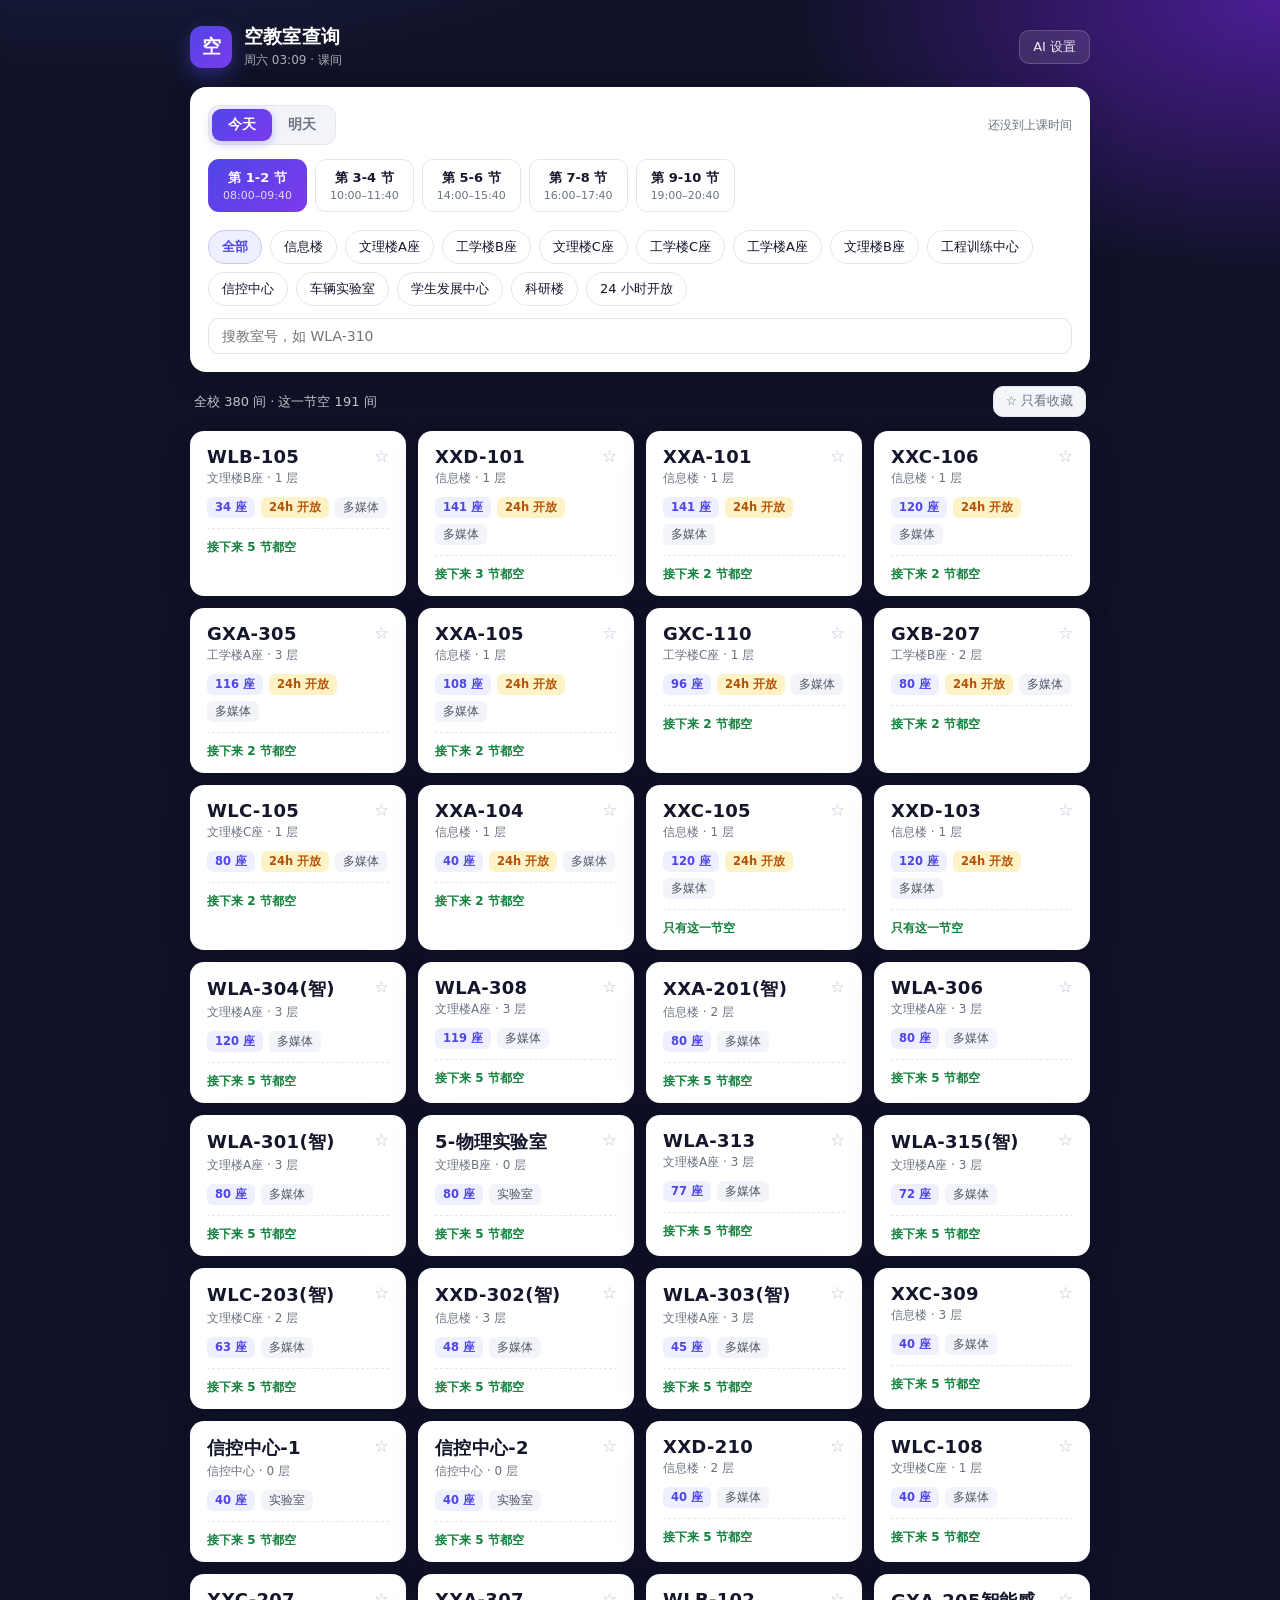
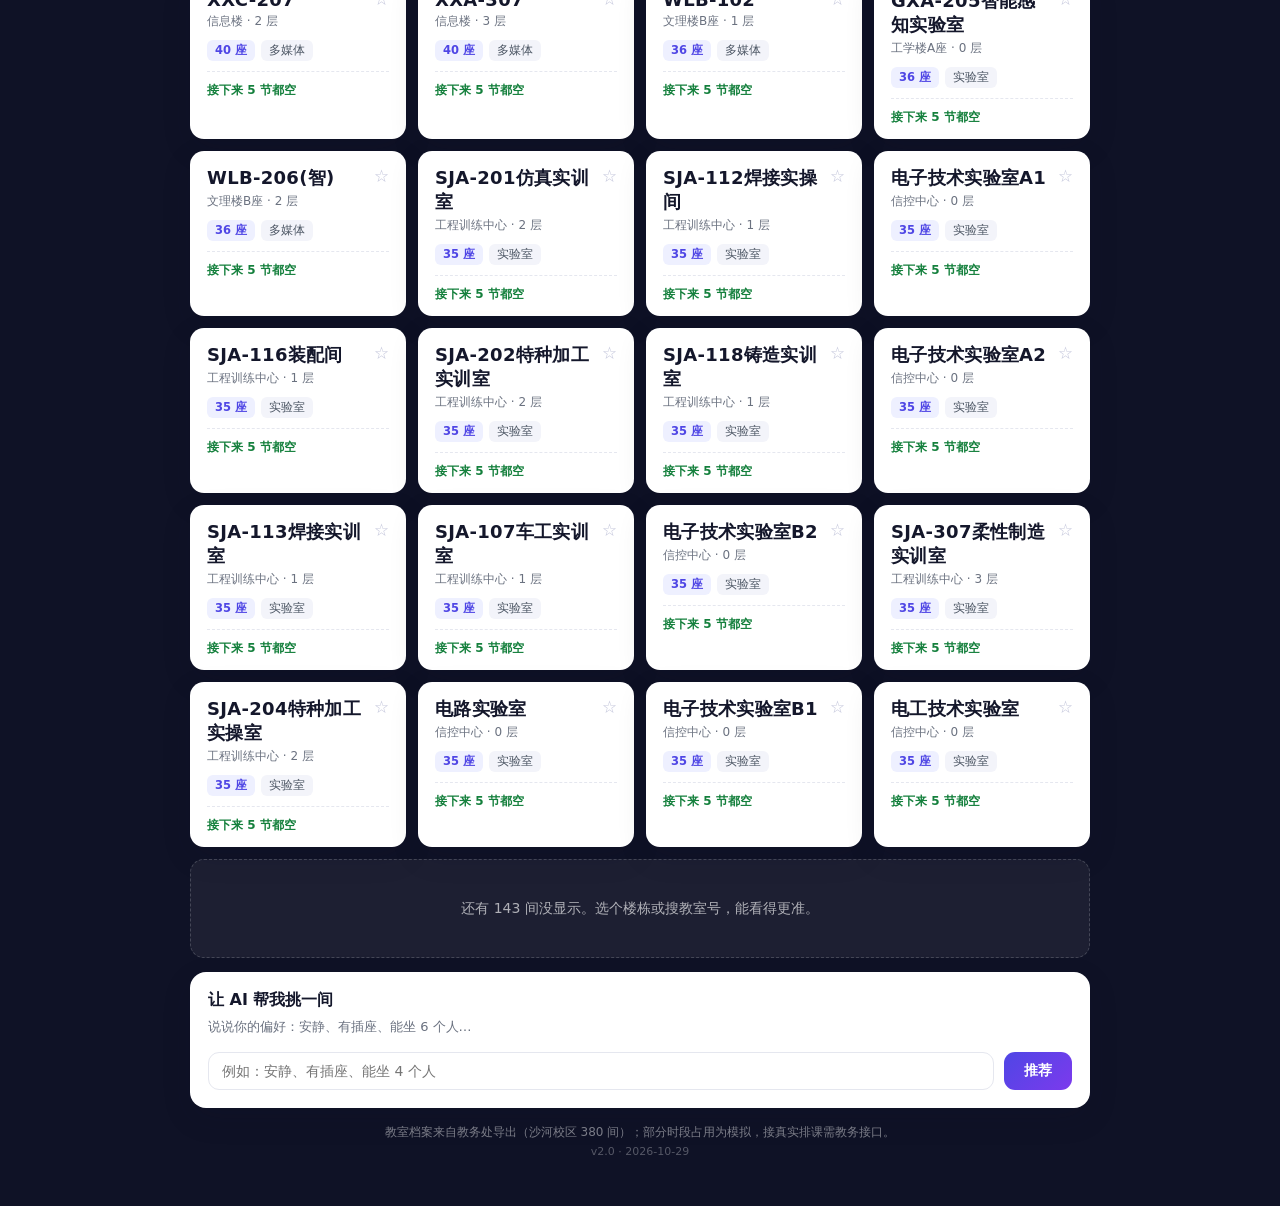
<file: index.html>
<!DOCTYPE html>
<html lang="zh-CN">
<head>
  <meta charset="UTF-8" />
  <meta name="viewport" content="width=device-width, initial-scale=1" />
  <title>空教室查询 · Axiom 黑客松 2026</title>
  <meta name="description" content="选时间和楼栋，看哪间教室现在空着、能连空几节。" />
  <link rel="icon" href="data:image/svg+xml,%3Csvg xmlns='http://www.w3.org/2000/svg' viewBox='0 0 64 64'%3E%3Crect width='64' height='64' rx='14' fill='%234f46e5'/%3E%3Ccircle cx='32' cy='24' r='6' fill='white'/%3E%3Cpath d='M18 44h28' stroke='white' stroke-width='6' stroke-linecap='round'/%3E%3C/svg%3E" />
  <link rel="stylesheet" href="assets/style.css" />
</head>
<body>
  <header class="topbar">
    <div class="brand">
      <span class="logo">空</span>
      <div>
        <h1>空教室查询</h1>
        <p class="sub" id="clockText">正在读取时间…</p>
      </div>
    </div>
    <button id="settingsBtn" class="ghost" type="button">AI 设置</button>
  </header>

  <main>
    <!-- 控制区：哪天、哪一节、哪栋楼 -->
    <section class="panel">
      <div class="panel-row">
        <div class="seg" id="daySeg">
          <button class="seg-btn is-on" data-day="0" type="button">今天</button>
          <button class="seg-btn" data-day="1" type="button">明天</button>
        </div>
        <span class="tip" id="autoTip"></span>
      </div>

      <div class="periods" id="periodRow"></div>

      <div class="panel-row wrap">
        <div class="chips" id="buildingRow"></div>
        <input
          id="search"
          class="search"
          type="search"
          placeholder="搜教室号，如 WLA-310"
          autocomplete="off"
        />
      </div>
    </section>

    <div class="summary">
      <span id="summaryText">—</span>
      <button id="favToggle" class="ghost small" type="button">☆ 只看收藏</button>
    </div>

    <section id="roomGrid" class="grid" aria-live="polite"></section>

    <!-- AI 推荐 -->
    <section class="panel">
      <h2>让 AI 帮我挑一间</h2>
      <p class="hint">说说你的偏好：安静、有插座、能坐 6 个人…</p>
      <div class="ai-row">
        <input id="need" type="text" placeholder="例如：安静、有插座、能坐 4 个人" maxlength="60" autocomplete="off" />
        <button id="aiBtn" class="primary" type="button">推荐</button>
      </div>
      <div id="aiOut" class="ai-out" hidden></div>
    </section>
  </main>

  <footer class="foot">
    教室档案来自教务处导出（沙河校区 380 间）；部分时段占用为模拟，接真实排课需教务接口。
    <span class="ver">v2.0 · 2026-10-29</span>
  </footer>

  <!-- 教室详情：点卡片打开，看这间今天全天什么时候空 -->
  <div id="detailModal" class="modal" hidden>
    <div class="modal-box detail-box" role="dialog" aria-modal="true" aria-labelledby="detailTitle">
      <div class="detail-head">
        <h3 id="detailTitle">教室</h3>
        <button id="detailClose" class="ghost small" type="button">关闭</button>
      </div>

      <div id="detailMeta" class="detail-meta"></div>
      <div id="detailTags" class="tags"></div>

      <h4 class="detail-sub">今天</h4>
      <div id="detailToday" class="timeline"></div>

      <h4 class="detail-sub">明天</h4>
      <div id="detailTomorrow" class="timeline"></div>

      <div class="detail-foot">
        <button id="detailFav" class="ghost" type="button">☆ 收藏</button>
        <span class="detail-hint">绿色=空着，灰色=有课</span>
      </div>
    </div>
  </div>

  <!-- AI 设置弹层 -->
  <div id="settingsModal" class="modal" hidden>
    <div class="modal-box" role="dialog" aria-modal="true" aria-labelledby="settingsTitle">
      <h3 id="settingsTitle">AI 设置（平时不用动）</h3>
      <p class="hint">
        站点已经接了<strong>服务端代理</strong>：Key 存在服务器上，浏览器里没有，评委打开就能用，不需要在这里填任何东西。
        下面这个输入框只给「本地调试、没有服务端」的情况用，填了也只存在你自己的浏览器里。
      </p>

      <label class="field">
        <span>接口地址</span>
        <input id="cfgEndpoint" type="text" placeholder="https://api.deepseek.com/chat/completions" />
      </label>

      <label class="field">
        <span>模型名</span>
        <input id="cfgModel" type="text" placeholder="deepseek-chat" />
      </label>

      <label class="field">
        <span>自己的 API Key（选填）</span>
        <input id="cfgKey" type="password" placeholder="sk-..." autocomplete="off" />
      </label>

      <div class="modal-actions">
        <button id="settingsCancel" class="ghost" type="button">取消</button>
        <button id="settingsSave" class="primary" type="button">保存</button>
      </div>
    </div>
  </div>

  <script src="assets/rooms-real.js"></script>
  <script src="assets/core.js"></script>
  <script src="assets/app.js"></script>
</body>
</html>
</file>
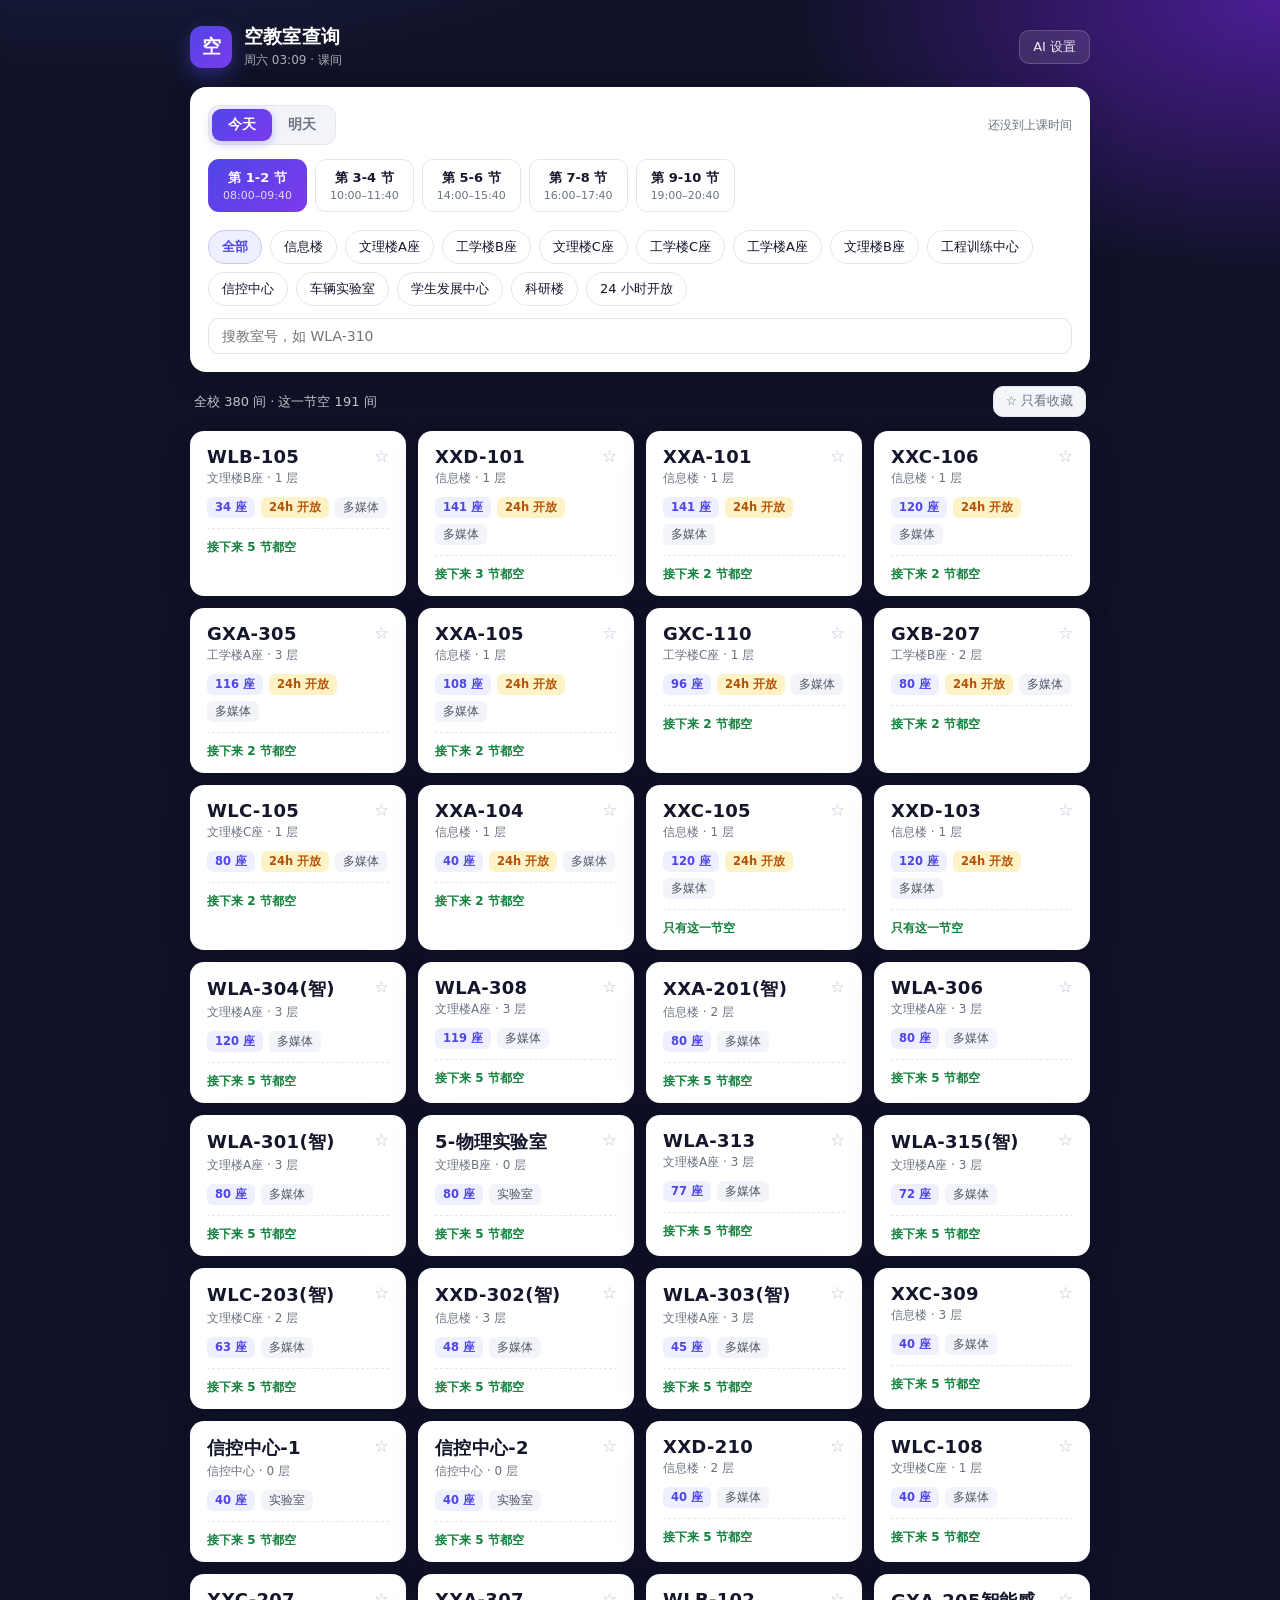
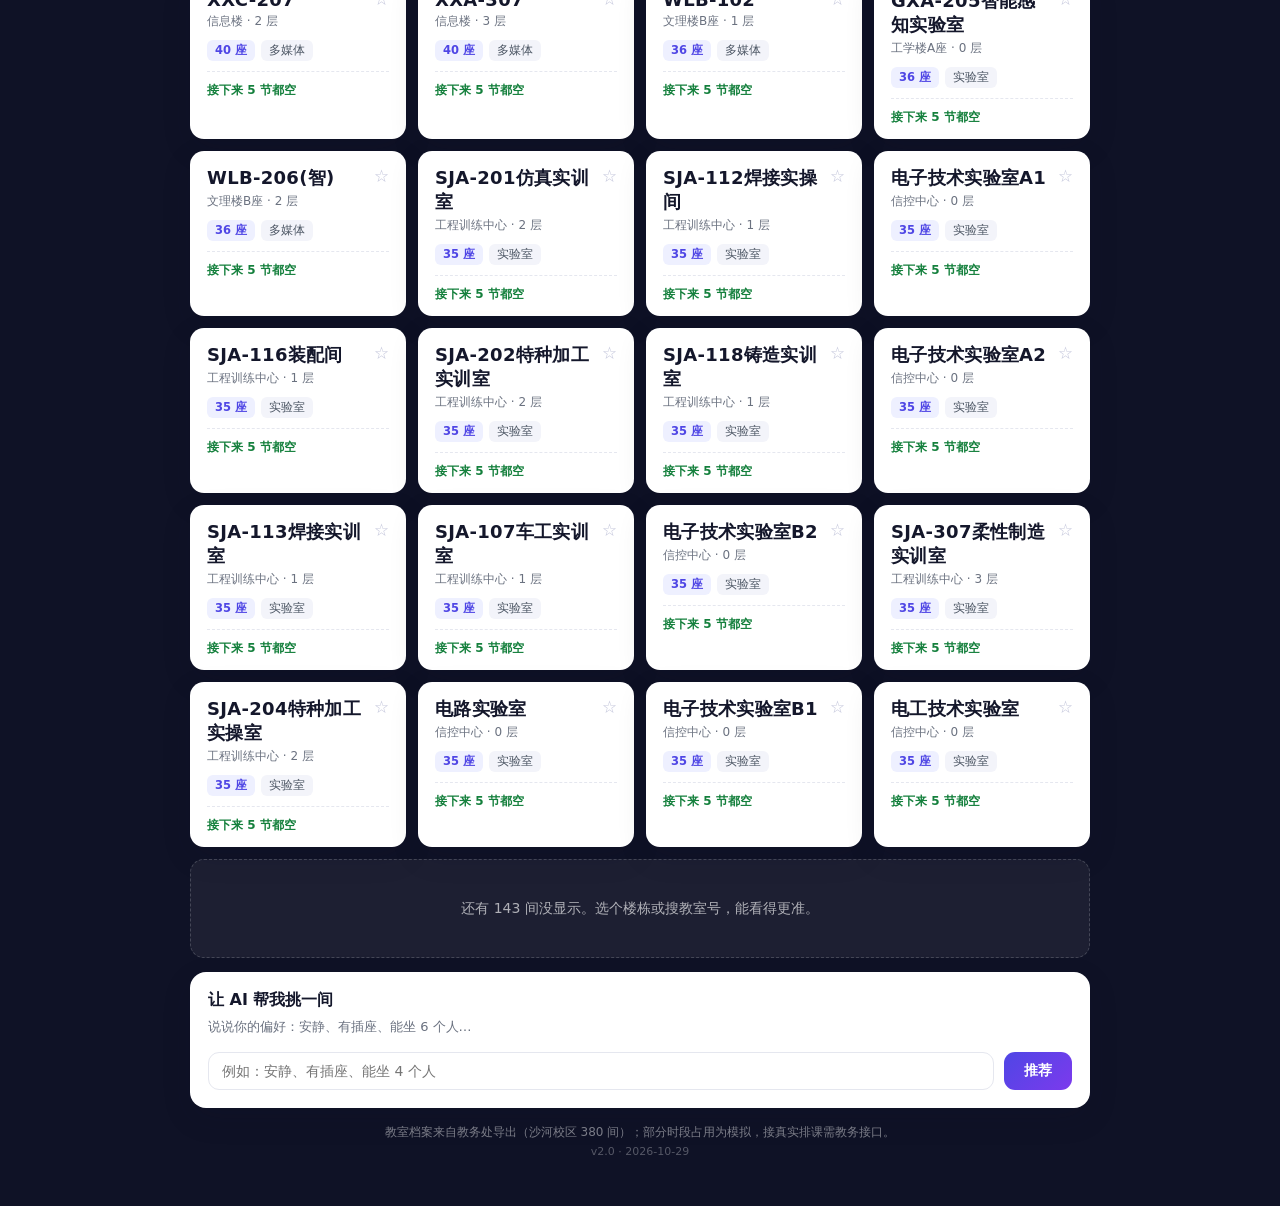
<file: 空教室查询-单文件版.html>
<!DOCTYPE html>
<!-- 本文件由 build_single.py 自动生成，请勿直接编辑；改源文件后重新运行脚本 -->
<html lang="zh-CN">
<head>
  <meta charset="UTF-8" />
  <meta name="viewport" content="width=device-width, initial-scale=1" />
  <title>空教室查询 · Axiom 黑客松 2026</title>
  <meta name="description" content="选时间和楼栋，看哪间教室现在空着、能连空几节。" />
  <link rel="icon" href="data:image/svg+xml,%3Csvg xmlns='http://www.w3.org/2000/svg' viewBox='0 0 64 64'%3E%3Crect width='64' height='64' rx='14' fill='%234f46e5'/%3E%3Ccircle cx='32' cy='24' r='6' fill='white'/%3E%3Cpath d='M18 44h28' stroke='white' stroke-width='6' stroke-linecap='round'/%3E%3C/svg%3E" />
  <style>
/* ============================================
   空教室查询 — 样式
   改配色只需要改 :root 里的几个变量
   ============================================ */
:root {
  --bg: #0f1226;
  --card: #ffffff;
  --ink: #14172b;
  --muted: #6b7280;
  --line: #e5e7ef;
  --brand: #4f46e5;
  --brand-2: #7c3aed;
  --ok: #15803d;
  --ok-soft: #ecfdf3;
  --radius: 16px;
  --shadow: 0 10px 30px rgba(15, 18, 38, 0.12);
  --font: "PingFang SC", "Microsoft YaHei", "Hiragino Sans GB", system-ui, -apple-system, sans-serif;
}

* { box-sizing: border-box; }

html, body { margin: 0; padding: 0; }

body {
  min-height: 100vh;
  font-family: var(--font);
  color: var(--ink);
  background:
    radial-gradient(1200px 600px at 10% -10%, #2b2f6b 0%, transparent 60%),
    radial-gradient(900px 500px at 100% 0%, #4c1d95 0%, transparent 55%),
    var(--bg);
  padding: 24px 16px 48px;
}

/* ---------- 顶栏 ---------- */
.topbar {
  max-width: 900px;
  margin: 0 auto 18px;
  display: flex;
  align-items: center;
  justify-content: space-between;
  gap: 16px;
  color: #fff;
}

.brand { display: flex; align-items: center; gap: 12px; }

.logo {
  width: 42px; height: 42px;
  display: grid; place-items: center;
  border-radius: 12px;
  font-weight: 800; font-size: 19px;
  background: linear-gradient(135deg, var(--brand), var(--brand-2));
  box-shadow: 0 8px 20px rgba(79, 70, 229, 0.45);
}

.brand h1 { margin: 0; font-size: 19px; letter-spacing: 0.2px; }
.brand .sub { margin: 2px 0 0; font-size: 12px; color: rgba(255,255,255,0.66); }

/* ---------- 通用 ---------- */
main { max-width: 900px; margin: 0 auto; display: grid; gap: 14px; }

.panel {
  background: var(--card);
  border-radius: var(--radius);
  box-shadow: var(--shadow);
  padding: 18px;
}

.panel h2 { margin: 0 0 6px; font-size: 16px; }

.hint { margin: 0 0 14px; font-size: 13px; line-height: 1.6; color: var(--muted); }

.panel-row {
  display: flex;
  align-items: center;
  justify-content: space-between;
  gap: 12px;
}

.panel-row.wrap { flex-wrap: wrap; justify-content: flex-start; }

.tip { font-size: 12px; color: var(--muted); }

/* ---------- 今天 / 明天 ---------- */
.seg {
  display: inline-flex;
  padding: 3px;
  border-radius: 11px;
  background: #f3f4fa;
  border: 1px solid var(--line);
}

.seg-btn {
  padding: 7px 16px;
  font-size: 13.5px;
  font-weight: 600;
  color: var(--muted);
  background: transparent;
  border: none;
  border-radius: 9px;
  cursor: pointer;
  font-family: inherit;
}

.seg-btn.is-on {
  color: #fff;
  background: linear-gradient(135deg, var(--brand), var(--brand-2));
  box-shadow: 0 3px 10px rgba(79, 70, 229, 0.3);
}

/* ---------- 节次 ---------- */
.periods {
  display: flex;
  gap: 8px;
  margin: 14px 0;
  overflow-x: auto;
  padding-bottom: 4px;
  scrollbar-width: none;
}

.periods::-webkit-scrollbar { display: none; }

.period {
  flex: none;
  padding: 9px 14px;
  font-size: 13px;
  font-family: inherit;
  color: var(--ink);
  background: #fff;
  border: 1px solid var(--line);
  border-radius: 11px;
  cursor: pointer;
  white-space: nowrap;
  transition: border-color 0.15s, background 0.15s, color 0.15s;
}

.period b { display: block; font-size: 13px; }
.period span { display: block; font-size: 11px; color: var(--muted); margin-top: 2px; }

.period:hover { border-color: #c7c9dd; }

.period.is-on {
  color: #fff;
  border-color: transparent;
  background: linear-gradient(135deg, var(--brand), var(--brand-2));
}

.period.is-on span { color: rgba(255,255,255,0.8); }

/* ---------- 楼栋筛选 ---------- */
.chips { display: flex; gap: 8px; flex-wrap: wrap; }

.chip {
  padding: 7px 13px;
  font-size: 13px;
  font-family: inherit;
  color: var(--ink);
  background: #fff;
  border: 1px solid var(--line);
  border-radius: 999px;
  cursor: pointer;
}

.chip:hover { border-color: #c7c9dd; }

.chip.is-on {
  color: var(--brand);
  background: #eef0ff;
  border-color: #c7c9f5;
  font-weight: 600;
}

.search {
  flex: 1;
  min-width: 160px;
  padding: 9px 13px;
  font-size: 14px;
  font-family: inherit;
  border: 1px solid var(--line);
  border-radius: 11px;
  outline: none;
}

.search:focus { border-color: var(--brand); box-shadow: 0 0 0 3px rgba(79,70,229,0.12); }

/* ---------- 统计条 ---------- */
.summary {
  display: flex;
  align-items: center;
  justify-content: space-between;
  gap: 12px;
  padding: 0 4px;
  font-size: 13px;
  color: rgba(255,255,255,0.75);
}

button.ghost {
  padding: 7px 13px;
  font-size: 13px;
  font-family: inherit;
  color: rgba(255,255,255,0.9);
  background: rgba(255,255,255,0.1);
  border: 1px solid rgba(255,255,255,0.18);
  border-radius: 10px;
  cursor: pointer;
}

button.ghost:hover { background: rgba(255,255,255,0.18); }

.summary button.ghost,
.modal button.ghost {
  color: var(--muted);
  background: #f4f5fa;
  border-color: var(--line);
}

.summary button.ghost.is-on {
  color: var(--brand);
  background: #eef0ff;
  border-color: #c7c9f5;
}

button.primary {
  padding: 10px 20px;
  font-size: 14px;
  font-weight: 600;
  font-family: inherit;
  color: #fff;
  border: none;
  border-radius: 11px;
  background: linear-gradient(135deg, var(--brand), var(--brand-2));
  cursor: pointer;
}

button.primary:disabled { opacity: 0.55; cursor: not-allowed; }

button.small { padding: 6px 12px; font-size: 12.5px; }

/* ---------- 教室卡片 ---------- */
.grid {
  display: grid;
  grid-template-columns: repeat(auto-fill, minmax(210px, 1fr));
  gap: 12px;
}

.room {
  position: relative;
  background: var(--card);
  border-radius: 14px;
  padding: 14px 16px 12px;
  box-shadow: var(--shadow);
  border: 1px solid transparent;
  animation: pop 0.18s ease-out;
  cursor: pointer;
}

@keyframes pop {
  from { opacity: 0; transform: translateY(-4px); }
  to { opacity: 1; transform: none; }
}

.room:hover { border-color: #c7c9f5; transform: translateY(-2px); }
.room.is-fav { border-color: #f5c76b; }

.room-id {
  font-size: 18px;
  font-weight: 800;
  letter-spacing: 0.3px;
  padding-right: 26px;
}

.room-meta {
  margin-top: 3px;
  font-size: 12px;
  color: var(--muted);
}

.star {
  position: absolute;
  top: 10px;
  right: 10px;
  width: 28px; height: 28px;
  display: grid; place-items: center;
  font-size: 15px;
  color: #c7c9dd;
  background: transparent;
  border: none;
  border-radius: 8px;
  cursor: pointer;
}

.star:hover { background: #fdf3dd; color: #d97706; }
.room.is-fav .star { color: #f59e0b; }

.tags {
  display: flex;
  flex-wrap: wrap;
  gap: 6px;
  margin-top: 10px;
}

.tag {
  font-size: 11.5px;
  padding: 3px 8px;
  border-radius: 6px;
  color: #4b5563;
  background: #f3f4fa;
}

.tag.seats { color: var(--brand); background: #eef0ff; font-weight: 600; }
.tag.open24 { color: #b45309; background: #fef3c7; font-weight: 600; }

.chip-24.is-on { color: #b45309; background: #fef3c7; border-color: #fde68a; }

.room-foot {
  margin-top: 10px;
  padding-top: 10px;
  border-top: 1px dashed var(--line);
  font-size: 12px;
  color: var(--ok);
  font-weight: 600;
}

.empty {
  grid-column: 1 / -1;
  padding: 36px 20px;
  text-align: center;
  font-size: 14px;
  line-height: 1.8;
  color: rgba(255,255,255,0.65);
  background: rgba(255,255,255,0.06);
  border: 1px dashed rgba(255,255,255,0.18);
  border-radius: 14px;
}

/* ---------- AI ---------- */
.ai-row { display: flex; gap: 10px; }

.ai-row input {
  flex: 1;
  min-width: 0;
  padding: 10px 13px;
  font-size: 14px;
  font-family: inherit;
  border: 1px solid var(--line);
  border-radius: 11px;
  outline: none;
}

.ai-row input:focus { border-color: var(--brand); box-shadow: 0 0 0 3px rgba(79,70,229,0.12); }

.ai-out {
  margin-top: 14px;
  padding: 14px;
  font-size: 14px;
  line-height: 1.75;
  white-space: pre-wrap;
  border-left: 3px solid var(--brand);
  border-radius: 10px;
  background: #f7f7fd;
}

.ai-out.error { border-left-color: #dc2626; background: #fef2f2; color: #991b1b; }

/* ---------- 页脚 ---------- */
.foot {
  max-width: 900px;
  margin: 16px auto 0;
  font-size: 12px;
  text-align: center;
  color: rgba(255,255,255,0.45);
}

/* ---------- 弹层 ---------- */
.modal {
  position: fixed;
  inset: 0;
  z-index: 50;
  display: grid;
  place-items: center;
  padding: 20px;
  background: rgba(10, 12, 28, 0.62);
  backdrop-filter: blur(3px);
}

/* 关键：.modal 的 display:grid 会盖掉 hidden 属性自带的 display:none */
.modal[hidden] { display: none; }

.modal-box {
  width: 100%;
  max-width: 440px;
  padding: 24px;
  border-radius: 18px;
  background: #fff;
  box-shadow: 0 24px 60px rgba(0, 0, 0, 0.3);
}

.modal-box h3 { margin: 0 0 8px; font-size: 17px; }

.field { display: block; margin-bottom: 14px; }
.field span { display: block; margin-bottom: 6px; font-size: 13px; color: var(--muted); }

.field input {
  width: 100%;
  padding: 11px 13px;
  font-size: 14px;
  font-family: inherit;
  border: 1px solid var(--line);
  border-radius: 10px;
  outline: none;
}

.field input:focus { border-color: var(--brand); box-shadow: 0 0 0 3px rgba(79,70,229,0.12); }

.modal-actions { display: flex; justify-content: flex-end; gap: 10px; margin-top: 20px; }

/* ---------- 教室详情 ---------- */
.detail-box { max-width: 520px; max-height: 88vh; overflow-y: auto; }

.detail-head {
  display: flex;
  align-items: center;
  justify-content: space-between;
  gap: 12px;
  margin-bottom: 6px;
}

.detail-head h3 { margin: 0; font-size: 19px; letter-spacing: 0.3px; }

.detail-meta { font-size: 13px; color: var(--muted); margin-bottom: 10px; }

.detail-sub {
  margin: 18px 0 8px;
  font-size: 12.5px;
  font-weight: 600;
  color: var(--muted);
}

.timeline {
  display: grid;
  grid-template-columns: repeat(5, 1fr);
  gap: 6px;
}

.slot {
  padding: 8px 5px;
  text-align: center;
  border: 1px solid var(--line);
  border-radius: 10px;
  background: #f7f8fc;
}

.slot b { display: block; font-size: 13px; }
.slot span { display: block; font-size: 10.5px; color: var(--muted); margin-top: 1px; }
.slot em { display: block; font-style: normal; font-size: 11px; font-weight: 600; margin-top: 4px; }

.slot.free { background: #ecfdf3; border-color: #bbf7d0; }
.slot.free em { color: var(--ok); }

.slot.busy em { color: #9aa0ae; }

.detail-foot {
  display: flex;
  align-items: center;
  justify-content: space-between;
  gap: 12px;
  margin-top: 18px;
}

.detail-hint { font-size: 11.5px; color: var(--muted); }

.ver { display: block; margin-top: 4px; font-size: 11px; opacity: 0.65; }

/* 键盘操作时卡片要有可见焦点 */
.room:focus-visible {
  outline: 2px solid var(--brand);
  outline-offset: 2px;
}

/* ---------- 稳健性 ---------- */
/* 长教室名不撑破卡片 */
.room-id, .room-meta, .tag, .room-foot, .empty { overflow-wrap: anywhere; }

/* 占位提示高度固定，切换时不跳 */
.tip { min-height: 1.2em; }

/* 关掉动效：晕动症友好，也方便低配设备 */
@media (prefers-reduced-motion: reduce) {
  *,
  *::before,
  *::after {
    animation: none !important;
    transition: none !important;
  }
}

/* ---------- 手机 ---------- */
@media (max-width: 600px) {
  body { padding: 16px 12px 36px; }
  .panel { padding: 15px; }
  .brand .sub { display: none; }
  .grid { grid-template-columns: 1fr 1fr; }
  .room { padding: 12px 12px 10px; }
  .room-id { font-size: 16px; }
  .ai-row { flex-direction: column; }
  .ai-row button { width: 100%; }
}

@media (max-width: 380px) {
  .grid { grid-template-columns: 1fr; }
}

</style>
</head>
<body>
  <header class="topbar">
    <div class="brand">
      <span class="logo">空</span>
      <div>
        <h1>空教室查询</h1>
        <p class="sub" id="clockText">正在读取时间…</p>
      </div>
    </div>
    <button id="settingsBtn" class="ghost" type="button">AI 设置</button>
  </header>

  <main>
    <!-- 控制区：哪天、哪一节、哪栋楼 -->
    <section class="panel">
      <div class="panel-row">
        <div class="seg" id="daySeg">
          <button class="seg-btn is-on" data-day="0" type="button">今天</button>
          <button class="seg-btn" data-day="1" type="button">明天</button>
        </div>
        <span class="tip" id="autoTip"></span>
      </div>

      <div class="periods" id="periodRow"></div>

      <div class="panel-row wrap">
        <div class="chips" id="buildingRow"></div>
        <input
          id="search"
          class="search"
          type="search"
          placeholder="搜教室号，如 WLA-310"
          autocomplete="off"
        />
      </div>
    </section>

    <div class="summary">
      <span id="summaryText">—</span>
      <button id="favToggle" class="ghost small" type="button">☆ 只看收藏</button>
    </div>

    <section id="roomGrid" class="grid" aria-live="polite"></section>

    <!-- AI 推荐 -->
    <section class="panel">
      <h2>让 AI 帮我挑一间</h2>
      <p class="hint">说说你的偏好：安静、有插座、能坐 6 个人…</p>
      <div class="ai-row">
        <input id="need" type="text" placeholder="例如：安静、有插座、能坐 4 个人" maxlength="60" autocomplete="off" />
        <button id="aiBtn" class="primary" type="button">推荐</button>
      </div>
      <div id="aiOut" class="ai-out" hidden></div>
    </section>
  </main>

  <footer class="foot">
    教室档案来自教务处导出（沙河校区 380 间）；部分时段占用为模拟，接真实排课需教务接口。
    <span class="ver">v2.0 · 2026-10-29</span>
  </footer>

  <!-- 教室详情：点卡片打开，看这间今天全天什么时候空 -->
  <div id="detailModal" class="modal" hidden>
    <div class="modal-box detail-box" role="dialog" aria-modal="true" aria-labelledby="detailTitle">
      <div class="detail-head">
        <h3 id="detailTitle">教室</h3>
        <button id="detailClose" class="ghost small" type="button">关闭</button>
      </div>

      <div id="detailMeta" class="detail-meta"></div>
      <div id="detailTags" class="tags"></div>

      <h4 class="detail-sub">今天</h4>
      <div id="detailToday" class="timeline"></div>

      <h4 class="detail-sub">明天</h4>
      <div id="detailTomorrow" class="timeline"></div>

      <div class="detail-foot">
        <button id="detailFav" class="ghost" type="button">☆ 收藏</button>
        <span class="detail-hint">绿色=空着，灰色=有课</span>
      </div>
    </div>
  </div>

  <!-- AI 设置弹层 -->
  <div id="settingsModal" class="modal" hidden>
    <div class="modal-box" role="dialog" aria-modal="true" aria-labelledby="settingsTitle">
      <h3 id="settingsTitle">AI 设置（平时不用动）</h3>
      <p class="hint">
        站点已经接了<strong>服务端代理</strong>：Key 存在服务器上，浏览器里没有，评委打开就能用，不需要在这里填任何东西。
        下面这个输入框只给「本地调试、没有服务端」的情况用，填了也只存在你自己的浏览器里。
      </p>

      <label class="field">
        <span>接口地址</span>
        <input id="cfgEndpoint" type="text" placeholder="https://api.deepseek.com/chat/completions" />
      </label>

      <label class="field">
        <span>模型名</span>
        <input id="cfgModel" type="text" placeholder="deepseek-chat" />
      </label>

      <label class="field">
        <span>自己的 API Key（选填）</span>
        <input id="cfgKey" type="password" placeholder="sk-..." autocomplete="off" />
      </label>

      <div class="modal-actions">
        <button id="settingsCancel" class="ghost" type="button">取消</button>
        <button id="settingsSave" class="primary" type="button">保存</button>
      </div>
    </div>
  </div>

  <script>
/* 由 tools/import_rooms.py 从教务处导出生成，勿手改 */
window.REAL_ROOMS = {
 "campus": "沙河校区",
 "source": "教务处导出教室列表（是否存在排课为导出时的快照）",
 "buildings": [
  {
   "id": "b1",
   "name": "信息楼",
   "count": 128
  },
  {
   "id": "b2",
   "name": "文理楼A座",
   "count": 55
  },
  {
   "id": "b3",
   "name": "工学楼B座",
   "count": 50
  },
  {
   "id": "b4",
   "name": "文理楼C座",
   "count": 40
  },
  {
   "id": "b5",
   "name": "工学楼C座",
   "count": 35
  },
  {
   "id": "b6",
   "name": "工学楼A座",
   "count": 19
  },
  {
   "id": "b7",
   "name": "文理楼B座",
   "count": 17
  },
  {
   "id": "b8",
   "name": "工程训练中心",
   "count": 13
  },
  {
   "id": "b9",
   "name": "信控中心",
   "count": 8
  },
  {
   "id": "b10",
   "name": "车辆实验室",
   "count": 8
  },
  {
   "id": "b11",
   "name": "学生发展中心",
   "count": 5
  },
  {
   "id": "b12",
   "name": "科研楼",
   "count": 2
  }
 ],
 "rooms": [
  {
   "id": "SJA-201仿真实训室",
   "b": "b8",
   "floor": 2,
   "seats": 35,
   "tags": [
    "实验室"
   ],
   "hasClass": false,
   "open24": false
  },
  {
   "id": "SJA-112焊接实操间",
   "b": "b8",
   "floor": 1,
   "seats": 35,
   "tags": [
    "实验室"
   ],
   "hasClass": false,
   "open24": false
  },
  {
   "id": "WLA-506",
   "b": "b2",
   "floor": 5,
   "seats": 121,
   "tags": [
    "多媒体"
   ],
   "hasClass": true,
   "open24": false
  },
  {
   "id": "WLC-210(语)",
   "b": "b4",
   "floor": 2,
   "seats": 40,
   "tags": [
    "语音室"
   ],
   "hasClass": true,
   "open24": false
  },
  {
   "id": "WLC-116",
   "b": "b4",
   "floor": 1,
   "seats": 40,
   "tags": [
    "多媒体"
   ],
   "hasClass": true,
   "open24": false
  },
  {
   "id": "XXD-207(智)",
   "b": "b1",
   "floor": 2,
   "seats": 80,
   "tags": [
    "多媒体"
   ],
   "hasClass": true,
   "open24": false
  },
  {
   "id": "XXA-306",
   "b": "b1",
   "floor": 3,
   "seats": 40,
   "tags": [
    "多媒体"
   ],
   "hasClass": true,
   "open24": false
  },
  {
   "id": "电子技术实验室A1",
   "b": "b9",
   "floor": 0,
   "seats": 35,
   "tags": [
    "实验室"
   ],
   "hasClass": false,
   "open24": false
  },
  {
   "id": "XXD-205",
   "b": "b1",
   "floor": 2,
   "seats": 120,
   "tags": [
    "多媒体"
   ],
   "hasClass": true,
   "open24": false
  },
  {
   "id": "WLA-504",
   "b": "b2",
   "floor": 5,
   "seats": 40,
   "tags": [
    "多媒体"
   ],
   "hasClass": true,
   "open24": false
  },
  {
   "id": "WLC-303(语)",
   "b": "b4",
   "floor": 3,
   "seats": 40,
   "tags": [
    "语音室"
   ],
   "hasClass": true,
   "open24": false
  },
  {
   "id": "WLA-107",
   "b": "b2",
   "floor": 1,
   "seats": 318,
   "tags": [
    "多媒体"
   ],
   "hasClass": true,
   "open24": true
  },
  {
   "id": "WLA-312",
   "b": "b2",
   "floor": 3,
   "seats": 231,
   "tags": [
    "多媒体"
   ],
   "hasClass": true,
   "open24": false
  },
  {
   "id": "WLA-602",
   "b": "b2",
   "floor": 6,
   "seats": 44,
   "tags": [
    "多媒体"
   ],
   "hasClass": true,
   "open24": false
  },
  {
   "id": "WLA-402(智)",
   "b": "b2",
   "floor": 4,
   "seats": 38,
   "tags": [
    "多媒体"
   ],
   "hasClass": true,
   "open24": false
  },
  {
   "id": "WLA-213",
   "b": "b2",
   "floor": 2,
   "seats": 240,
   "tags": [
    "多媒体"
   ],
   "hasClass": true,
   "open24": false
  },
  {
   "id": "WLA-103(智)",
   "b": "b2",
   "floor": 1,
   "seats": 80,
   "tags": [
    "多媒体"
   ],
   "hasClass": true,
   "open24": false
  },
  {
   "id": "XXC-105",
   "b": "b1",
   "floor": 1,
   "seats": 120,
   "tags": [
    "多媒体"
   ],
   "hasClass": true,
   "open24": true
  },
  {
   "id": "SJA-116装配间",
   "b": "b8",
   "floor": 1,
   "seats": 35,
   "tags": [
    "实验室"
   ],
   "hasClass": false,
   "open24": false
  },
  {
   "id": "XXC-309",
   "b": "b1",
   "floor": 3,
   "seats": 40,
   "tags": [
    "多媒体"
   ],
   "hasClass": false,
   "open24": false
  },
  {
   "id": "WLA-101(智)",
   "b": "b2",
   "floor": 1,
   "seats": 80,
   "tags": [
    "多媒体"
   ],
   "hasClass": true,
   "open24": false
  },
  {
   "id": "WLB-602",
   "b": "b7",
   "floor": 6,
   "seats": 30,
   "tags": [
    "实验室"
   ],
   "hasClass": false,
   "open24": false
  },
  {
   "id": "XXB-603",
   "b": "b1",
   "floor": 6,
   "seats": 70,
   "tags": [
    "机房"
   ],
   "hasClass": true,
   "open24": false
  },
  {
   "id": "WLA-313",
   "b": "b2",
   "floor": 3,
   "seats": 77,
   "tags": [
    "多媒体"
   ],
   "hasClass": false,
   "open24": false
  },
  {
   "id": "GXB-308(制图室)",
   "b": "b3",
   "floor": 3,
   "seats": 41,
   "tags": [
    "制图室"
   ],
   "hasClass": true,
   "open24": false
  },
  {
   "id": "WLC-310(语)",
   "b": "b4",
   "floor": 3,
   "seats": 40,
   "tags": [
    "语音室"
   ],
   "hasClass": true,
   "open24": false
  },
  {
   "id": "WLC-311(语)",
   "b": "b4",
   "floor": 3,
   "seats": 36,
   "tags": [
    "语音室"
   ],
   "hasClass": true,
   "open24": false
  },
  {
   "id": "WLC-205(语)",
   "b": "b4",
   "floor": 2,
   "seats": 40,
   "tags": [
    "语音室"
   ],
   "hasClass": true,
   "open24": false
  },
  {
   "id": "WLC-114",
   "b": "b4",
   "floor": 1,
   "seats": 40,
   "tags": [
    "多媒体"
   ],
   "hasClass": true,
   "open24": false
  },
  {
   "id": "WLC-103",
   "b": "b4",
   "floor": 1,
   "seats": 80,
   "tags": [
    "多媒体"
   ],
   "hasClass": true,
   "open24": false
  },
  {
   "id": "WLC-313(语)",
   "b": "b4",
   "floor": 3,
   "seats": 36,
   "tags": [
    "语音室"
   ],
   "hasClass": true,
   "open24": false
  },
  {
   "id": "信控中心-1",
   "b": "b9",
   "floor": 0,
   "seats": 40,
   "tags": [
    "实验室"
   ],
   "hasClass": false,
   "open24": false
  },
  {
   "id": "XXB-404",
   "b": "b1",
   "floor": 4,
   "seats": 119,
   "tags": [
    "机房"
   ],
   "hasClass": true,
   "open24": false
  },
  {
   "id": "WLA-212",
   "b": "b2",
   "floor": 2,
   "seats": 330,
   "tags": [
    "多媒体"
   ],
   "hasClass": true,
   "open24": false
  },
  {
   "id": "XXB-402",
   "b": "b1",
   "floor": 4,
   "seats": 64,
   "tags": [
    "机房"
   ],
   "hasClass": true,
   "open24": false
  },
  {
   "id": "XXC-109",
   "b": "b1",
   "floor": 1,
   "seats": 40,
   "tags": [
    "多媒体"
   ],
   "hasClass": true,
   "open24": false
  },
  {
   "id": "XXB-203",
   "b": "b1",
   "floor": 2,
   "seats": 40,
   "tags": [
    "多媒体"
   ],
   "hasClass": true,
   "open24": false
  },
  {
   "id": "XXD-209",
   "b": "b1",
   "floor": 2,
   "seats": 40,
   "tags": [
    "多媒体"
   ],
   "hasClass": true,
   "open24": false
  },
  {
   "id": "SJA-202特种加工实训室",
   "b": "b8",
   "floor": 2,
   "seats": 35,
   "tags": [
    "实验室"
   ],
   "hasClass": false,
   "open24": false
  },
  {
   "id": "WLA-308",
   "b": "b2",
   "floor": 3,
   "seats": 119,
   "tags": [
    "多媒体"
   ],
   "hasClass": false,
   "open24": false
  },
  {
   "id": "XXB-407",
   "b": "b1",
   "floor": 4,
   "seats": 100,
   "tags": [
    "机房"
   ],
   "hasClass": true,
   "open24": false
  },
  {
   "id": "XXB-102",
   "b": "b1",
   "floor": 1,
   "seats": 38,
   "tags": [
    "多媒体"
   ],
   "hasClass": true,
   "open24": false
  },
  {
   "id": "WLA-210",
   "b": "b2",
   "floor": 2,
   "seats": 40,
   "tags": [
    "多媒体"
   ],
   "hasClass": true,
   "open24": false
  },
  {
   "id": "WLC-104",
   "b": "b4",
   "floor": 1,
   "seats": 40,
   "tags": [
    "多媒体"
   ],
   "hasClass": true,
   "open24": false
  },
  {
   "id": "WLB-102",
   "b": "b7",
   "floor": 1,
   "seats": 36,
   "tags": [
    "多媒体"
   ],
   "hasClass": false,
   "open24": false
  },
  {
   "id": "WLA-304(智)",
   "b": "b2",
   "floor": 3,
   "seats": 120,
   "tags": [
    "多媒体"
   ],
   "hasClass": false,
   "open24": false
  },
  {
   "id": "XXB-615",
   "b": "b1",
   "floor": 6,
   "seats": 70,
   "tags": [
    "机房"
   ],
   "hasClass": true,
   "open24": false
  },
  {
   "id": "WLA-509",
   "b": "b2",
   "floor": 5,
   "seats": 73,
   "tags": [
    "多媒体"
   ],
   "hasClass": true,
   "open24": false
  },
  {
   "id": "WLC-314(语)",
   "b": "b4",
   "floor": 3,
   "seats": 36,
   "tags": [
    "语音室"
   ],
   "hasClass": true,
   "open24": false
  },
  {
   "id": "WLC-304(语)",
   "b": "b4",
   "floor": 3,
   "seats": 40,
   "tags": [
    "语音室"
   ],
   "hasClass": true,
   "open24": false
  },
  {
   "id": "XXC-209",
   "b": "b1",
   "floor": 2,
   "seats": 40,
   "tags": [
    "多媒体"
   ],
   "hasClass": true,
   "open24": false
  },
  {
   "id": "SJA-118铸造实训室",
   "b": "b8",
   "floor": 1,
   "seats": 35,
   "tags": [
    "实验室"
   ],
   "hasClass": false,
   "open24": false
  },
  {
   "id": "WLC-107",
   "b": "b4",
   "floor": 1,
   "seats": 40,
   "tags": [
    "多媒体"
   ],
   "hasClass": true,
   "open24": true
  },
  {
   "id": "WLA-512",
   "b": "b2",
   "floor": 5,
   "seats": 80,
   "tags": [
    "多媒体"
   ],
   "hasClass": true,
   "open24": false
  },
  {
   "id": "学生发展中心207",
   "b": "b11",
   "floor": 2,
   "seats": 80,
   "tags": [
    "普通教室"
   ],
   "hasClass": true,
   "open24": false
  },
  {
   "id": "XXD-202(智)",
   "b": "b1",
   "floor": 2,
   "seats": 80,
   "tags": [
    "多媒体"
   ],
   "hasClass": true,
   "open24": false
  },
  {
   "id": "WLA-203",
   "b": "b2",
   "floor": 2,
   "seats": 78,
   "tags": [
    "多媒体"
   ],
   "hasClass": true,
   "open24": false
  },
  {
   "id": "电子技术实验室A2",
   "b": "b9",
   "floor": 0,
   "seats": 35,
   "tags": [
    "实验室"
   ],
   "hasClass": false,
   "open24": false
  },
  {
   "id": "WLC-101",
   "b": "b4",
   "floor": 1,
   "seats": 80,
   "tags": [
    "多媒体"
   ],
   "hasClass": true,
   "open24": false
  },
  {
   "id": "WLA-502",
   "b": "b2",
   "floor": 5,
   "seats": 35,
   "tags": [
    "多媒体"
   ],
   "hasClass": true,
   "open24": false
  },
  {
   "id": "WLA-410",
   "b": "b2",
   "floor": 4,
   "seats": 157,
   "tags": [
    "多媒体"
   ],
   "hasClass": true,
   "open24": false
  },
  {
   "id": "XXB-614",
   "b": "b1",
   "floor": 6,
   "seats": 70,
   "tags": [
    "机房"
   ],
   "hasClass": true,
   "open24": false
  },
  {
   "id": "XXD-407",
   "b": "b1",
   "floor": 4,
   "seats": 70,
   "tags": [
    "机房"
   ],
   "hasClass": true,
   "open24": false
  },
  {
   "id": "XXB-605",
   "b": "b1",
   "floor": 6,
   "seats": 105,
   "tags": [
    "机房"
   ],
   "hasClass": true,
   "open24": false
  },
  {
   "id": "WLC-118",
   "b": "b4",
   "floor": 1,
   "seats": 40,
   "tags": [
    "多媒体"
   ],
   "hasClass": true,
   "open24": false
  },
  {
   "id": "XXD-201",
   "b": "b1",
   "floor": 2,
   "seats": 80,
   "tags": [
    "多媒体"
   ],
   "hasClass": true,
   "open24": false
  },
  {
   "id": "XXB-607",
   "b": "b1",
   "floor": 6,
   "seats": 93,
   "tags": [
    "机房"
   ],
   "hasClass": true,
   "open24": false
  },
  {
   "id": "WLC-206(语)",
   "b": "b4",
   "floor": 2,
   "seats": 40,
   "tags": [
    "语音室"
   ],
   "hasClass": true,
   "open24": false
  },
  {
   "id": "WLC-306(语)",
   "b": "b4",
   "floor": 3,
   "seats": 40,
   "tags": [
    "语音室"
   ],
   "hasClass": true,
   "open24": false
  },
  {
   "id": "WLA-106",
   "b": "b2",
   "floor": 1,
   "seats": 40,
   "tags": [
    "多媒体"
   ],
   "hasClass": true,
   "open24": true
  },
  {
   "id": "WLC-203(智)",
   "b": "b4",
   "floor": 2,
   "seats": 63,
   "tags": [
    "多媒体"
   ],
   "hasClass": false,
   "open24": false
  },
  {
   "id": "XXC-308",
   "b": "b1",
   "floor": 3,
   "seats": 40,
   "tags": [
    "多媒体"
   ],
   "hasClass": true,
   "open24": false
  },
  {
   "id": "WLA-507",
   "b": "b2",
   "floor": 5,
   "seats": 118,
   "tags": [
    "多媒体"
   ],
   "hasClass": true,
   "open24": false
  },
  {
   "id": "XXC-101",
   "b": "b1",
   "floor": 1,
   "seats": 80,
   "tags": [
    "多媒体"
   ],
   "hasClass": true,
   "open24": false
  },
  {
   "id": "XXA-301(智)",
   "b": "b1",
   "floor": 3,
   "seats": 46,
   "tags": [
    "多媒体"
   ],
   "hasClass": true,
   "open24": false
  },
  {
   "id": "XXD-301",
   "b": "b1",
   "floor": 3,
   "seats": 80,
   "tags": [
    "多媒体"
   ],
   "hasClass": true,
   "open24": false
  },
  {
   "id": "XXD-302(智)",
   "b": "b1",
   "floor": 3,
   "seats": 48,
   "tags": [
    "多媒体"
   ],
   "hasClass": false,
   "open24": false
  },
  {
   "id": "XXC-302(智)",
   "b": "b1",
   "floor": 3,
   "seats": 55,
   "tags": [
    "多媒体"
   ],
   "hasClass": true,
   "open24": false
  },
  {
   "id": "XXA-202",
   "b": "b1",
   "floor": 2,
   "seats": 80,
   "tags": [
    "多媒体"
   ],
   "hasClass": true,
   "open24": false
  },
  {
   "id": "XXA-201(智)",
   "b": "b1",
   "floor": 2,
   "seats": 80,
   "tags": [
    "多媒体"
   ],
   "hasClass": false,
   "open24": false
  },
  {
   "id": "XXA-203(智)",
   "b": "b1",
   "floor": 2,
   "seats": 80,
   "tags": [
    "多媒体"
   ],
   "hasClass": true,
   "open24": false
  },
  {
   "id": "XXB-103",
   "b": "b1",
   "floor": 1,
   "seats": 79,
   "tags": [
    "多媒体"
   ],
   "hasClass": true,
   "open24": true
  },
  {
   "id": "XXD-101",
   "b": "b1",
   "floor": 1,
   "seats": 141,
   "tags": [
    "多媒体"
   ],
   "hasClass": true,
   "open24": true
  },
  {
   "id": "XXD-104",
   "b": "b1",
   "floor": 1,
   "seats": 120,
   "tags": [
    "多媒体"
   ],
   "hasClass": true,
   "open24": true
  },
  {
   "id": "XXD-103",
   "b": "b1",
   "floor": 1,
   "seats": 120,
   "tags": [
    "多媒体"
   ],
   "hasClass": true,
   "open24": true
  },
  {
   "id": "XXB-302",
   "b": "b1",
   "floor": 3,
   "seats": 80,
   "tags": [
    "多媒体"
   ],
   "hasClass": true,
   "open24": false
  },
  {
   "id": "XXC-211",
   "b": "b1",
   "floor": 2,
   "seats": 80,
   "tags": [
    "多媒体"
   ],
   "hasClass": true,
   "open24": false
  },
  {
   "id": "XXC-210",
   "b": "b1",
   "floor": 2,
   "seats": 80,
   "tags": [
    "多媒体"
   ],
   "hasClass": true,
   "open24": false
  },
  {
   "id": "XXD-306",
   "b": "b1",
   "floor": 3,
   "seats": 80,
   "tags": [
    "多媒体"
   ],
   "hasClass": true,
   "open24": false
  },
  {
   "id": "XXD-305",
   "b": "b1",
   "floor": 3,
   "seats": 80,
   "tags": [
    "多媒体"
   ],
   "hasClass": true,
   "open24": false
  },
  {
   "id": "XXC-102",
   "b": "b1",
   "floor": 1,
   "seats": 80,
   "tags": [
    "多媒体"
   ],
   "hasClass": true,
   "open24": false
  },
  {
   "id": "XXB-101",
   "b": "b1",
   "floor": 1,
   "seats": 141,
   "tags": [
    "多媒体"
   ],
   "hasClass": true,
   "open24": false
  },
  {
   "id": "XXC-110",
   "b": "b1",
   "floor": 1,
   "seats": 141,
   "tags": [
    "多媒体"
   ],
   "hasClass": true,
   "open24": false
  },
  {
   "id": "XXA-101",
   "b": "b1",
   "floor": 1,
   "seats": 141,
   "tags": [
    "多媒体"
   ],
   "hasClass": true,
   "open24": true
  },
  {
   "id": "XXC-304",
   "b": "b1",
   "floor": 3,
   "seats": 120,
   "tags": [
    "多媒体"
   ],
   "hasClass": true,
   "open24": false
  },
  {
   "id": "XXC-305",
   "b": "b1",
   "floor": 3,
   "seats": 120,
   "tags": [
    "多媒体"
   ],
   "hasClass": true,
   "open24": false
  },
  {
   "id": "XXC-306",
   "b": "b1",
   "floor": 3,
   "seats": 120,
   "tags": [
    "多媒体"
   ],
   "hasClass": true,
   "open24": false
  },
  {
   "id": "XXB-305",
   "b": "b1",
   "floor": 3,
   "seats": 120,
   "tags": [
    "多媒体"
   ],
   "hasClass": true,
   "open24": false
  },
  {
   "id": "XXB-306",
   "b": "b1",
   "floor": 3,
   "seats": 120,
   "tags": [
    "多媒体"
   ],
   "hasClass": true,
   "open24": false
  },
  {
   "id": "XXB-205",
   "b": "b1",
   "floor": 2,
   "seats": 120,
   "tags": [
    "多媒体"
   ],
   "hasClass": true,
   "open24": false
  },
  {
   "id": "XXB-206",
   "b": "b1",
   "floor": 2,
   "seats": 108,
   "tags": [
    "多媒体"
   ],
   "hasClass": true,
   "open24": false
  },
  {
   "id": "XXA-206",
   "b": "b1",
   "floor": 2,
   "seats": 108,
   "tags": [
    "多媒体"
   ],
   "hasClass": true,
   "open24": false
  },
  {
   "id": "XXD-206",
   "b": "b1",
   "floor": 2,
   "seats": 120,
   "tags": [
    "多媒体"
   ],
   "hasClass": true,
   "open24": false
  },
  {
   "id": "XXB-104",
   "b": "b1",
   "floor": 1,
   "seats": 108,
   "tags": [
    "多媒体"
   ],
   "hasClass": true,
   "open24": true
  },
  {
   "id": "XXB-105",
   "b": "b1",
   "floor": 1,
   "seats": 108,
   "tags": [
    "多媒体"
   ],
   "hasClass": true,
   "open24": true
  },
  {
   "id": "XXA-105",
   "b": "b1",
   "floor": 1,
   "seats": 108,
   "tags": [
    "多媒体"
   ],
   "hasClass": true,
   "open24": true
  },
  {
   "id": "XXC-310",
   "b": "b1",
   "floor": 3,
   "seats": 80,
   "tags": [
    "多媒体"
   ],
   "hasClass": true,
   "open24": false
  },
  {
   "id": "XXC-311",
   "b": "b1",
   "floor": 3,
   "seats": 80,
   "tags": [
    "多媒体"
   ],
   "hasClass": true,
   "open24": false
  },
  {
   "id": "XXB-301",
   "b": "b1",
   "floor": 3,
   "seats": 80,
   "tags": [
    "多媒体"
   ],
   "hasClass": true,
   "open24": false
  },
  {
   "id": "XXC-301",
   "b": "b1",
   "floor": 3,
   "seats": 80,
   "tags": [
    "多媒体"
   ],
   "hasClass": true,
   "open24": false
  },
  {
   "id": "XXC-303",
   "b": "b1",
   "floor": 3,
   "seats": 80,
   "tags": [
    "多媒体"
   ],
   "hasClass": true,
   "open24": false
  },
  {
   "id": "XXB-304(智)",
   "b": "b1",
   "floor": 3,
   "seats": 60,
   "tags": [
    "多媒体"
   ],
   "hasClass": true,
   "open24": false
  },
  {
   "id": "XXA-305",
   "b": "b1",
   "floor": 3,
   "seats": 80,
   "tags": [
    "多媒体"
   ],
   "hasClass": true,
   "open24": false
  },
  {
   "id": "XXD-307",
   "b": "b1",
   "floor": 3,
   "seats": 80,
   "tags": [
    "多媒体"
   ],
   "hasClass": true,
   "open24": false
  },
  {
   "id": "XXB-202",
   "b": "b1",
   "floor": 2,
   "seats": 80,
   "tags": [
    "多媒体"
   ],
   "hasClass": true,
   "open24": false
  },
  {
   "id": "XXB-201",
   "b": "b1",
   "floor": 2,
   "seats": 80,
   "tags": [
    "多媒体"
   ],
   "hasClass": true,
   "open24": false
  },
  {
   "id": "XXC-201",
   "b": "b1",
   "floor": 2,
   "seats": 79,
   "tags": [
    "多媒体"
   ],
   "hasClass": true,
   "open24": false
  },
  {
   "id": "XXC-203",
   "b": "b1",
   "floor": 2,
   "seats": 80,
   "tags": [
    "多媒体"
   ],
   "hasClass": true,
   "open24": false
  },
  {
   "id": "XXC-202",
   "b": "b1",
   "floor": 2,
   "seats": 80,
   "tags": [
    "多媒体"
   ],
   "hasClass": true,
   "open24": false
  },
  {
   "id": "XXB-204",
   "b": "b1",
   "floor": 2,
   "seats": 80,
   "tags": [
    "多媒体"
   ],
   "hasClass": true,
   "open24": false
  },
  {
   "id": "GXC-312",
   "b": "b5",
   "floor": 3,
   "seats": 80,
   "tags": [
    "多媒体"
   ],
   "hasClass": true,
   "open24": false
  },
  {
   "id": "GXC-313",
   "b": "b5",
   "floor": 3,
   "seats": 108,
   "tags": [
    "多媒体"
   ],
   "hasClass": true,
   "open24": false
  },
  {
   "id": "GXC-213",
   "b": "b5",
   "floor": 2,
   "seats": 40,
   "tags": [
    "多媒体"
   ],
   "hasClass": true,
   "open24": false
  },
  {
   "id": "GXC-211",
   "b": "b5",
   "floor": 2,
   "seats": 80,
   "tags": [
    "多媒体"
   ],
   "hasClass": true,
   "open24": false
  },
  {
   "id": "GXC-210",
   "b": "b5",
   "floor": 2,
   "seats": 40,
   "tags": [
    "多媒体"
   ],
   "hasClass": true,
   "open24": false
  },
  {
   "id": "GXC-209",
   "b": "b5",
   "floor": 2,
   "seats": 80,
   "tags": [
    "多媒体"
   ],
   "hasClass": true,
   "open24": false
  },
  {
   "id": "GXC-208",
   "b": "b5",
   "floor": 2,
   "seats": 80,
   "tags": [
    "多媒体"
   ],
   "hasClass": true,
   "open24": false
  },
  {
   "id": "GXC-110",
   "b": "b5",
   "floor": 1,
   "seats": 96,
   "tags": [
    "多媒体"
   ],
   "hasClass": true,
   "open24": true
  },
  {
   "id": "GXC-108",
   "b": "b5",
   "floor": 1,
   "seats": 96,
   "tags": [
    "多媒体"
   ],
   "hasClass": true,
   "open24": true
  },
  {
   "id": "GXC-107",
   "b": "b5",
   "floor": 1,
   "seats": 80,
   "tags": [
    "多媒体"
   ],
   "hasClass": true,
   "open24": false
  },
  {
   "id": "GXC-106(智)",
   "b": "b5",
   "floor": 1,
   "seats": 80,
   "tags": [
    "多媒体"
   ],
   "hasClass": true,
   "open24": false
  },
  {
   "id": "GXC-105",
   "b": "b5",
   "floor": 1,
   "seats": 134,
   "tags": [
    "多媒体"
   ],
   "hasClass": true,
   "open24": false
  },
  {
   "id": "GXC-104",
   "b": "b5",
   "floor": 1,
   "seats": 40,
   "tags": [
    "多媒体"
   ],
   "hasClass": true,
   "open24": false
  },
  {
   "id": "GXC-103",
   "b": "b5",
   "floor": 1,
   "seats": 128,
   "tags": [
    "多媒体"
   ],
   "hasClass": true,
   "open24": false
  },
  {
   "id": "GXB-607",
   "b": "b3",
   "floor": 6,
   "seats": 40,
   "tags": [
    "多媒体"
   ],
   "hasClass": true,
   "open24": false
  },
  {
   "id": "GXB-609",
   "b": "b3",
   "floor": 6,
   "seats": 40,
   "tags": [
    "多媒体"
   ],
   "hasClass": true,
   "open24": false
  },
  {
   "id": "GXB-611",
   "b": "b3",
   "floor": 6,
   "seats": 40,
   "tags": [
    "多媒体"
   ],
   "hasClass": true,
   "open24": false
  },
  {
   "id": "GXB-503",
   "b": "b3",
   "floor": 5,
   "seats": 80,
   "tags": [
    "多媒体"
   ],
   "hasClass": true,
   "open24": false
  },
  {
   "id": "GXB-505",
   "b": "b3",
   "floor": 5,
   "seats": 80,
   "tags": [
    "多媒体"
   ],
   "hasClass": true,
   "open24": false
  },
  {
   "id": "GXB-410",
   "b": "b3",
   "floor": 4,
   "seats": 125,
   "tags": [
    "多媒体"
   ],
   "hasClass": true,
   "open24": false
  },
  {
   "id": "GXB-408",
   "b": "b3",
   "floor": 4,
   "seats": 121,
   "tags": [
    "多媒体"
   ],
   "hasClass": true,
   "open24": false
  },
  {
   "id": "GXB-406",
   "b": "b3",
   "floor": 4,
   "seats": 125,
   "tags": [
    "多媒体"
   ],
   "hasClass": true,
   "open24": false
  },
  {
   "id": "GXB-207",
   "b": "b3",
   "floor": 2,
   "seats": 80,
   "tags": [
    "多媒体"
   ],
   "hasClass": true,
   "open24": true
  },
  {
   "id": "GXB-208",
   "b": "b3",
   "floor": 2,
   "seats": 80,
   "tags": [
    "多媒体"
   ],
   "hasClass": true,
   "open24": true
  },
  {
   "id": "GXB-214(智)",
   "b": "b3",
   "floor": 2,
   "seats": 80,
   "tags": [
    "多媒体"
   ],
   "hasClass": true,
   "open24": false
  },
  {
   "id": "GXB-212",
   "b": "b3",
   "floor": 2,
   "seats": 80,
   "tags": [
    "多媒体"
   ],
   "hasClass": true,
   "open24": false
  },
  {
   "id": "GXB-213",
   "b": "b3",
   "floor": 2,
   "seats": 40,
   "tags": [
    "多媒体"
   ],
   "hasClass": true,
   "open24": false
  },
  {
   "id": "GXB-211",
   "b": "b3",
   "floor": 2,
   "seats": 40,
   "tags": [
    "多媒体"
   ],
   "hasClass": true,
   "open24": false
  },
  {
   "id": "GXA-301(智)",
   "b": "b6",
   "floor": 3,
   "seats": 48,
   "tags": [
    "多媒体"
   ],
   "hasClass": true,
   "open24": false
  },
  {
   "id": "GXA-308",
   "b": "b6",
   "floor": 3,
   "seats": 116,
   "tags": [
    "多媒体"
   ],
   "hasClass": true,
   "open24": true
  },
  {
   "id": "GXA-305",
   "b": "b6",
   "floor": 3,
   "seats": 116,
   "tags": [
    "多媒体"
   ],
   "hasClass": true,
   "open24": true
  },
  {
   "id": "GXA-306",
   "b": "b6",
   "floor": 3,
   "seats": 80,
   "tags": [
    "多媒体"
   ],
   "hasClass": true,
   "open24": false
  },
  {
   "id": "GXA-303",
   "b": "b6",
   "floor": 3,
   "seats": 40,
   "tags": [
    "多媒体"
   ],
   "hasClass": true,
   "open24": false
  },
  {
   "id": "GXA-309",
   "b": "b6",
   "floor": 3,
   "seats": 40,
   "tags": [
    "多媒体"
   ],
   "hasClass": true,
   "open24": false
  },
  {
   "id": "GXA-307",
   "b": "b6",
   "floor": 3,
   "seats": 40,
   "tags": [
    "多媒体"
   ],
   "hasClass": true,
   "open24": false
  },
  {
   "id": "WLB-411创新实验室",
   "b": "b7",
   "floor": 0,
   "seats": 3,
   "tags": [
    "实验室"
   ],
   "hasClass": false,
   "open24": false
  },
  {
   "id": "WLB-410硬件实验室",
   "b": "b7",
   "floor": 0,
   "seats": 25,
   "tags": [
    "实验室"
   ],
   "hasClass": false,
   "open24": false
  },
  {
   "id": "WLB-409软件实验室",
   "b": "b7",
   "floor": 0,
   "seats": 31,
   "tags": [
    "实验室"
   ],
   "hasClass": true,
   "open24": false
  },
  {
   "id": "WLB-408软硬件实验室",
   "b": "b7",
   "floor": 0,
   "seats": 27,
   "tags": [
    "实验室"
   ],
   "hasClass": true,
   "open24": false
  },
  {
   "id": "WLB-406软硬件实验室",
   "b": "b7",
   "floor": 0,
   "seats": 27,
   "tags": [
    "实验室"
   ],
   "hasClass": true,
   "open24": false
  },
  {
   "id": "WLC404数字编辑实训机房",
   "b": "b4",
   "floor": 0,
   "seats": 35,
   "tags": [
    "机房"
   ],
   "hasClass": true,
   "open24": false
  },
  {
   "id": "WLC402电子政务实训教室",
   "b": "b4",
   "floor": 0,
   "seats": 65,
   "tags": [
    "机房"
   ],
   "hasClass": true,
   "open24": false
  },
  {
   "id": "WLC401全媒体演播室",
   "b": "b4",
   "floor": 0,
   "seats": 12,
   "tags": [
    "实验室"
   ],
   "hasClass": true,
   "open24": false
  },
  {
   "id": "WLC406对白录音棚",
   "b": "b4",
   "floor": 0,
   "seats": 6,
   "tags": [
    "实验室"
   ],
   "hasClass": false,
   "open24": false
  },
  {
   "id": "WLC403音乐录音棚",
   "b": "b4",
   "floor": 0,
   "seats": 8,
   "tags": [
    "实验室"
   ],
   "hasClass": false,
   "open24": false
  },
  {
   "id": "XXC-403经济管理实验教学中心",
   "b": "b1",
   "floor": 0,
   "seats": 1,
   "tags": [
    "实验室"
   ],
   "hasClass": false,
   "open24": false
  },
  {
   "id": "XXC-410人力资源大数据智能决策实验室",
   "b": "b1",
   "floor": 0,
   "seats": 48,
   "tags": [
    "机房"
   ],
   "hasClass": true,
   "open24": false
  },
  {
   "id": "XXC-413生产仿真实验室",
   "b": "b1",
   "floor": 0,
   "seats": 1,
   "tags": [
    "实验室"
   ],
   "hasClass": false,
   "open24": false
  },
  {
   "id": "XXA-404微处理器与智能硬件实验室",
   "b": "b1",
   "floor": 0,
   "seats": 36,
   "tags": [
    "实验室"
   ],
   "hasClass": true,
   "open24": false
  },
  {
   "id": "XXA-402信息处理与计算机网络实验室",
   "b": "b1",
   "floor": 0,
   "seats": 36,
   "tags": [
    "实验室"
   ],
   "hasClass": true,
   "open24": false
  },
  {
   "id": "XXA-401电子设计开放实验室",
   "b": "b1",
   "floor": 0,
   "seats": 20,
   "tags": [
    "实验室"
   ],
   "hasClass": true,
   "open24": false
  },
  {
   "id": "XXA-408物联网基础实验室",
   "b": "b1",
   "floor": 0,
   "seats": 32,
   "tags": [
    "实验室"
   ],
   "hasClass": true,
   "open24": false
  },
  {
   "id": "XXA-406物联网创新实验室",
   "b": "b1",
   "floor": 0,
   "seats": 28,
   "tags": [
    "实验室"
   ],
   "hasClass": true,
   "open24": false
  },
  {
   "id": "XXA-415光通信实验",
   "b": "b1",
   "floor": 0,
   "seats": 20,
   "tags": [
    "实验室"
   ],
   "hasClass": true,
   "open24": false
  },
  {
   "id": "XXA-411通信工程综合实训",
   "b": "b1",
   "floor": 0,
   "seats": 32,
   "tags": [
    "实验室"
   ],
   "hasClass": true,
   "open24": false
  },
  {
   "id": "XXA-409通信工程基础实验",
   "b": "b1",
   "floor": 0,
   "seats": 40,
   "tags": [
    "实验室"
   ],
   "hasClass": true,
   "open24": false
  },
  {
   "id": "XXA-413微波射频实验",
   "b": "b1",
   "floor": 0,
   "seats": 32,
   "tags": [
    "实验室"
   ],
   "hasClass": true,
   "open24": false
  },
  {
   "id": "GXB-205智创空间",
   "b": "b5",
   "floor": 0,
   "seats": 30,
   "tags": [
    "实验室"
   ],
   "hasClass": false,
   "open24": false
  },
  {
   "id": "GXB-203多智能体协同控制实验室",
   "b": "b5",
   "floor": 0,
   "seats": 18,
   "tags": [
    "实验室"
   ],
   "hasClass": false,
   "open24": false
  },
  {
   "id": "GXB-202水下运动体感知融控实验室",
   "b": "b3",
   "floor": 0,
   "seats": 24,
   "tags": [
    "实验室"
   ],
   "hasClass": false,
   "open24": false
  },
  {
   "id": "GXB-201北京信息科技大学-普源精电电子技术联合实验室",
   "b": "b3",
   "floor": 0,
   "seats": 30,
   "tags": [
    "实验室"
   ],
   "hasClass": false,
   "open24": false
  },
  {
   "id": "GXB-303电子技术数智化实验室II",
   "b": "b3",
   "floor": 0,
   "seats": 35,
   "tags": [
    "实验室"
   ],
   "hasClass": true,
   "open24": false
  },
  {
   "id": "GXB-302电路分析实验室I",
   "b": "b3",
   "floor": 0,
   "seats": 70,
   "tags": [
    "实验室"
   ],
   "hasClass": true,
   "open24": false
  },
  {
   "id": "GXB-301电子技术数智化实验室I",
   "b": "b3",
   "floor": 0,
   "seats": 70,
   "tags": [
    "实验室"
   ],
   "hasClass": true,
   "open24": false
  },
  {
   "id": "GXB-403电子技术综合实验室II",
   "b": "b3",
   "floor": 0,
   "seats": 70,
   "tags": [
    "实验室"
   ],
   "hasClass": true,
   "open24": false
  },
  {
   "id": "GXC-408自动化学院创新创业基地",
   "b": "b5",
   "floor": 0,
   "seats": 20,
   "tags": [
    "实验室"
   ],
   "hasClass": false,
   "open24": false
  },
  {
   "id": "GXC-315智慧能源实验室",
   "b": "b5",
   "floor": 0,
   "seats": 10,
   "tags": [
    "实验室"
   ],
   "hasClass": false,
   "open24": false
  },
  {
   "id": "GXC-314人工智能算法实验室",
   "b": "b5",
   "floor": 0,
   "seats": 10,
   "tags": [
    "实验室"
   ],
   "hasClass": false,
   "open24": false
  },
  {
   "id": "GXC-311智能检测实验室",
   "b": "b5",
   "floor": 0,
   "seats": 20,
   "tags": [
    "实验室"
   ],
   "hasClass": true,
   "open24": false
  },
  {
   "id": "GXC-310虚拟现实实验室",
   "b": "b5",
   "floor": 0,
   "seats": 20,
   "tags": [
    "实验室"
   ],
   "hasClass": false,
   "open24": false
  },
  {
   "id": "GXC-309运动体导航与姿态控制实验室",
   "b": "b5",
   "floor": 0,
   "seats": 50,
   "tags": [
    "实验室"
   ],
   "hasClass": true,
   "open24": false
  },
  {
   "id": "GXC-308智慧物联实验室",
   "b": "b5",
   "floor": 0,
   "seats": 10,
   "tags": [
    "实验室"
   ],
   "hasClass": false,
   "open24": false
  },
  {
   "id": "GXC-307过程控制实验室",
   "b": "b5",
   "floor": 0,
   "seats": 20,
   "tags": [
    "实验室"
   ],
   "hasClass": true,
   "open24": false
  },
  {
   "id": "GXC-306复杂控制系统实验室",
   "b": "b5",
   "floor": 0,
   "seats": 5,
   "tags": [
    "实验室"
   ],
   "hasClass": false,
   "open24": false
  },
  {
   "id": "GXC-305智能机器人实验室",
   "b": "b5",
   "floor": 0,
   "seats": 15,
   "tags": [
    "实验室"
   ],
   "hasClass": true,
   "open24": false
  },
  {
   "id": "GXC-304逻辑控制实验室",
   "b": "b5",
   "floor": 0,
   "seats": 20,
   "tags": [
    "实验室"
   ],
   "hasClass": true,
   "open24": false
  },
  {
   "id": "GXC-303机器学习实验室",
   "b": "b5",
   "floor": 0,
   "seats": 15,
   "tags": [
    "实验室"
   ],
   "hasClass": false,
   "open24": false
  },
  {
   "id": "GXC-207自动化学院基础实验室",
   "b": "b5",
   "floor": 2,
   "seats": 60,
   "tags": [
    "机房"
   ],
   "hasClass": true,
   "open24": false
  },
  {
   "id": "GXC-206数据挖掘实验室",
   "b": "b5",
   "floor": 0,
   "seats": 60,
   "tags": [
    "机房"
   ],
   "hasClass": true,
   "open24": false
  },
  {
   "id": "GXC-205语义智能实验室",
   "b": "b5",
   "floor": 0,
   "seats": 20,
   "tags": [
    "实验室"
   ],
   "hasClass": true,
   "open24": false
  },
  {
   "id": "GXC-204罗克韦尔协同创新实验室",
   "b": "b5",
   "floor": 0,
   "seats": 10,
   "tags": [
    "实验室"
   ],
   "hasClass": true,
   "open24": false
  },
  {
   "id": "GXC-203电气传动实验室",
   "b": "b5",
   "floor": 0,
   "seats": 20,
   "tags": [
    "实验室"
   ],
   "hasClass": true,
   "open24": false
  },
  {
   "id": "GXC-111自动化学院AI通识实验室",
   "b": "b5",
   "floor": 0,
   "seats": 10,
   "tags": [
    "实验室"
   ],
   "hasClass": false,
   "open24": false
  },
  {
   "id": "GXC-102施耐德-北信科联合实验室",
   "b": "b5",
   "floor": 0,
   "seats": 10,
   "tags": [
    "实验室"
   ],
   "hasClass": false,
   "open24": false
  },
  {
   "id": "GXA-201大学生创新实践实验室",
   "b": "b6",
   "floor": 0,
   "seats": 10,
   "tags": [
    "实验室"
   ],
   "hasClass": false,
   "open24": false
  },
  {
   "id": "GXA-205智能感知实验室",
   "b": "b6",
   "floor": 0,
   "seats": 36,
   "tags": [
    "实验室"
   ],
   "hasClass": false,
   "open24": false
  },
  {
   "id": "GXA-204虚拟仪器与仿真实验室",
   "b": "b6",
   "floor": 0,
   "seats": 39,
   "tags": [
    "实验室"
   ],
   "hasClass": true,
   "open24": false
  },
  {
   "id": "GXA-203现代电子技术实验室",
   "b": "b6",
   "floor": 0,
   "seats": 80,
   "tags": [
    "实验室"
   ],
   "hasClass": true,
   "open24": false
  },
  {
   "id": "GXA-202微处理器技术实验室",
   "b": "b6",
   "floor": 0,
   "seats": 34,
   "tags": [
    "实验室"
   ],
   "hasClass": true,
   "open24": false
  },
  {
   "id": "GXA-105精密测量实验室",
   "b": "b6",
   "floor": 0,
   "seats": 16,
   "tags": [
    "实验室"
   ],
   "hasClass": true,
   "open24": false
  },
  {
   "id": "GXA-104传感技术实验室",
   "b": "b6",
   "floor": 0,
   "seats": 68,
   "tags": [
    "实验室"
   ],
   "hasClass": true,
   "open24": false
  },
  {
   "id": "GXA-103精密测量实验室",
   "b": "b6",
   "floor": 0,
   "seats": 16,
   "tags": [
    "实验室"
   ],
   "hasClass": true,
   "open24": false
  },
  {
   "id": "GXA-102精密测量实验室",
   "b": "b6",
   "floor": 0,
   "seats": 10,
   "tags": [
    "实验室"
   ],
   "hasClass": false,
   "open24": false
  },
  {
   "id": "GXA-108光学实训实验室",
   "b": "b6",
   "floor": 0,
   "seats": 20,
   "tags": [
    "实验室"
   ],
   "hasClass": false,
   "open24": false
  },
  {
   "id": "GXA-107光学实验室",
   "b": "b6",
   "floor": 0,
   "seats": 20,
   "tags": [
    "实验室"
   ],
   "hasClass": true,
   "open24": false
  },
  {
   "id": "GXA-106光电技术实验室",
   "b": "b6",
   "floor": 0,
   "seats": 24,
   "tags": [
    "实验室"
   ],
   "hasClass": true,
   "open24": false
  },
  {
   "id": "GXB-115智能制造实验室5",
   "b": "b3",
   "floor": 0,
   "seats": 30,
   "tags": [
    "实验室"
   ],
   "hasClass": false,
   "open24": false
  },
  {
   "id": "GXB-312智能制造实验室4",
   "b": "b3",
   "floor": 0,
   "seats": 30,
   "tags": [
    "实验室"
   ],
   "hasClass": false,
   "open24": false
  },
  {
   "id": "GXB-310智能制造实验室1-2",
   "b": "b3",
   "floor": 0,
   "seats": 60,
   "tags": [
    "实验室"
   ],
   "hasClass": true,
   "open24": false
  },
  {
   "id": "GXB-309智能制造实验室3",
   "b": "b3",
   "floor": 0,
   "seats": 30,
   "tags": [
    "实验室"
   ],
   "hasClass": true,
   "open24": false
  },
  {
   "id": "GXB-113机器人创新实验室",
   "b": "b3",
   "floor": 0,
   "seats": 30,
   "tags": [
    "实验室"
   ],
   "hasClass": true,
   "open24": false
  },
  {
   "id": "GXB-111机器人基础实验室",
   "b": "b3",
   "floor": 0,
   "seats": 30,
   "tags": [
    "实验室"
   ],
   "hasClass": true,
   "open24": false
  },
  {
   "id": "GXB-317智能交互设计1",
   "b": "b3",
   "floor": 0,
   "seats": 30,
   "tags": [
    "实验室"
   ],
   "hasClass": true,
   "open24": false
  },
  {
   "id": "GXB-316智能交互设计2",
   "b": "b3",
   "floor": 0,
   "seats": 30,
   "tags": [
    "实验室"
   ],
   "hasClass": true,
   "open24": false
  },
  {
   "id": "SJB-304热工基础实验室",
   "b": "b10",
   "floor": 0,
   "seats": 30,
   "tags": [
    "实验室"
   ],
   "hasClass": true,
   "open24": false
  },
  {
   "id": "SJB-106汽车故障诊断实验室",
   "b": "b10",
   "floor": 0,
   "seats": 30,
   "tags": [
    "实验室"
   ],
   "hasClass": false,
   "open24": false
  },
  {
   "id": "SJB-105新能源汽车实验室",
   "b": "b10",
   "floor": 0,
   "seats": 30,
   "tags": [
    "实验室"
   ],
   "hasClass": true,
   "open24": false
  },
  {
   "id": "SJB-104汽车性能实验室",
   "b": "b10",
   "floor": 0,
   "seats": 30,
   "tags": [
    "实验室"
   ],
   "hasClass": false,
   "open24": false
  },
  {
   "id": "SJB-103汽车检测实验室",
   "b": "b10",
   "floor": 0,
   "seats": 30,
   "tags": [
    "实验室"
   ],
   "hasClass": true,
   "open24": false
  },
  {
   "id": "SJB-101车辆综合实训区",
   "b": "b10",
   "floor": 0,
   "seats": 30,
   "tags": [
    "实验室"
   ],
   "hasClass": true,
   "open24": false
  },
  {
   "id": "GXB-116材料力学实验室",
   "b": "b3",
   "floor": 0,
   "seats": 30,
   "tags": [
    "实验室"
   ],
   "hasClass": true,
   "open24": false
  },
  {
   "id": "GXB-118新能源科学与工程实验室2",
   "b": "b3",
   "floor": 0,
   "seats": 30,
   "tags": [
    "实验室"
   ],
   "hasClass": true,
   "open24": false
  },
  {
   "id": "GXB-117新能源科学与工程实验室1",
   "b": "b3",
   "floor": 0,
   "seats": 30,
   "tags": [
    "实验室"
   ],
   "hasClass": true,
   "open24": false
  },
  {
   "id": "SJB-306工程材料及热处理实验室",
   "b": "b10",
   "floor": 0,
   "seats": 30,
   "tags": [
    "实验室"
   ],
   "hasClass": true,
   "open24": false
  },
  {
   "id": "SJA-103机械制造装备实验室",
   "b": "b10",
   "floor": 0,
   "seats": 30,
   "tags": [
    "实验室"
   ],
   "hasClass": false,
   "open24": false
  },
  {
   "id": "GXB-114先进制造工艺实验室",
   "b": "b3",
   "floor": 0,
   "seats": 30,
   "tags": [
    "实验室"
   ],
   "hasClass": true,
   "open24": false
  },
  {
   "id": "GXB-112数控技术实验室",
   "b": "b3",
   "floor": 0,
   "seats": 30,
   "tags": [
    "实验室"
   ],
   "hasClass": false,
   "open24": false
  },
  {
   "id": "GXB-110液压及增材制造实验室",
   "b": "b3",
   "floor": 0,
   "seats": 30,
   "tags": [
    "实验室"
   ],
   "hasClass": true,
   "open24": false
  },
  {
   "id": "GXB-209图学数字化教室",
   "b": "b3",
   "floor": 0,
   "seats": 100,
   "tags": [
    "实验室"
   ],
   "hasClass": true,
   "open24": false
  },
  {
   "id": "GXB-315机械基础实验室1",
   "b": "b3",
   "floor": 0,
   "seats": 30,
   "tags": [
    "实验室"
   ],
   "hasClass": true,
   "open24": false
  },
  {
   "id": "GXB-314机械设计CAD实验室",
   "b": "b3",
   "floor": 0,
   "seats": 60,
   "tags": [
    "实验室"
   ],
   "hasClass": true,
   "open24": false
  },
  {
   "id": "GXB-313机械基础实验室2",
   "b": "b3",
   "floor": 0,
   "seats": 30,
   "tags": [
    "实验室"
   ],
   "hasClass": true,
   "open24": false
  },
  {
   "id": "GXB-307机械创新实验室",
   "b": "b3",
   "floor": 0,
   "seats": 30,
   "tags": [
    "实验室"
   ],
   "hasClass": true,
   "open24": false
  },
  {
   "id": "学生发展中心光影剧场",
   "b": "b11",
   "floor": 0,
   "seats": 180,
   "tags": [
    "未标注"
   ],
   "hasClass": true,
   "open24": false
  },
  {
   "id": "WLA-204",
   "b": "b2",
   "floor": 2,
   "seats": 80,
   "tags": [
    "多媒体"
   ],
   "hasClass": true,
   "open24": false
  },
  {
   "id": "WLA-205",
   "b": "b2",
   "floor": 2,
   "seats": 80,
   "tags": [
    "多媒体"
   ],
   "hasClass": true,
   "open24": false
  },
  {
   "id": "GXB-306(制图室)",
   "b": "b3",
   "floor": 3,
   "seats": 40,
   "tags": [
    "制图室"
   ],
   "hasClass": true,
   "open24": false
  },
  {
   "id": "WLA-511",
   "b": "b2",
   "floor": 5,
   "seats": 40,
   "tags": [
    "多媒体"
   ],
   "hasClass": true,
   "open24": false
  },
  {
   "id": "WLA-513",
   "b": "b2",
   "floor": 5,
   "seats": 80,
   "tags": [
    "多媒体"
   ],
   "hasClass": true,
   "open24": false
  },
  {
   "id": "WLA-408",
   "b": "b2",
   "floor": 4,
   "seats": 78,
   "tags": [
    "多媒体"
   ],
   "hasClass": true,
   "open24": false
  },
  {
   "id": "WLC-211(语)",
   "b": "b4",
   "floor": 2,
   "seats": 40,
   "tags": [
    "语音室"
   ],
   "hasClass": true,
   "open24": false
  },
  {
   "id": "XXD-107",
   "b": "b1",
   "floor": 1,
   "seats": 40,
   "tags": [
    "多媒体"
   ],
   "hasClass": true,
   "open24": false
  },
  {
   "id": "XXB-208",
   "b": "b1",
   "floor": 2,
   "seats": 40,
   "tags": [
    "多媒体"
   ],
   "hasClass": true,
   "open24": false
  },
  {
   "id": "WLA-604",
   "b": "b2",
   "floor": 6,
   "seats": 40,
   "tags": [
    "多媒体"
   ],
   "hasClass": true,
   "open24": false
  },
  {
   "id": "XXC-106",
   "b": "b1",
   "floor": 1,
   "seats": 120,
   "tags": [
    "多媒体"
   ],
   "hasClass": true,
   "open24": true
  },
  {
   "id": "XXC-407",
   "b": "b1",
   "floor": 4,
   "seats": 60,
   "tags": [
    "机房"
   ],
   "hasClass": true,
   "open24": false
  },
  {
   "id": "WLA-405",
   "b": "b2",
   "floor": 4,
   "seats": 141,
   "tags": [
    "多媒体"
   ],
   "hasClass": true,
   "open24": false
  },
  {
   "id": "XXD-411",
   "b": "b1",
   "floor": 4,
   "seats": 70,
   "tags": [
    "机房"
   ],
   "hasClass": true,
   "open24": false
  },
  {
   "id": "SJA-113焊接实训室",
   "b": "b8",
   "floor": 1,
   "seats": 35,
   "tags": [
    "实验室"
   ],
   "hasClass": false,
   "open24": false
  },
  {
   "id": "WLA-505",
   "b": "b2",
   "floor": 5,
   "seats": 142,
   "tags": [
    "多媒体"
   ],
   "hasClass": true,
   "open24": false
  },
  {
   "id": "WLA-508",
   "b": "b2",
   "floor": 5,
   "seats": 160,
   "tags": [
    "多媒体"
   ],
   "hasClass": true,
   "open24": false
  },
  {
   "id": "WLB-106",
   "b": "b7",
   "floor": 1,
   "seats": 80,
   "tags": [
    "多媒体"
   ],
   "hasClass": true,
   "open24": true
  },
  {
   "id": "WLC-106",
   "b": "b4",
   "floor": 1,
   "seats": 40,
   "tags": [
    "多媒体"
   ],
   "hasClass": true,
   "open24": false
  },
  {
   "id": "XXB-303",
   "b": "b1",
   "floor": 3,
   "seats": 40,
   "tags": [
    "多媒体"
   ],
   "hasClass": true,
   "open24": false
  },
  {
   "id": "XXC-205",
   "b": "b1",
   "floor": 2,
   "seats": 120,
   "tags": [
    "多媒体"
   ],
   "hasClass": true,
   "open24": false
  },
  {
   "id": "SJA-312智能制造与数字孪生实训室",
   "b": "b8",
   "floor": 3,
   "seats": 35,
   "tags": [
    "实验室"
   ],
   "hasClass": true,
   "open24": false
  },
  {
   "id": "WLA-306",
   "b": "b2",
   "floor": 3,
   "seats": 80,
   "tags": [
    "多媒体"
   ],
   "hasClass": false,
   "open24": false
  },
  {
   "id": "WLA-503",
   "b": "b2",
   "floor": 5,
   "seats": 110,
   "tags": [
    "多媒体"
   ],
   "hasClass": true,
   "open24": false
  },
  {
   "id": "XXD-108",
   "b": "b1",
   "floor": 1,
   "seats": 40,
   "tags": [
    "多媒体"
   ],
   "hasClass": true,
   "open24": false
  },
  {
   "id": "信控中心-2",
   "b": "b9",
   "floor": 0,
   "seats": 40,
   "tags": [
    "实验室"
   ],
   "hasClass": false,
   "open24": false
  },
  {
   "id": "WLC-213(语)",
   "b": "b4",
   "floor": 2,
   "seats": 40,
   "tags": [
    "语音室"
   ],
   "hasClass": true,
   "open24": false
  },
  {
   "id": "WLC-214(语)",
   "b": "b4",
   "floor": 2,
   "seats": 40,
   "tags": [
    "语音室"
   ],
   "hasClass": true,
   "open24": false
  },
  {
   "id": "XXA-205",
   "b": "b1",
   "floor": 2,
   "seats": 40,
   "tags": [
    "多媒体"
   ],
   "hasClass": true,
   "open24": false
  },
  {
   "id": "XXC-107",
   "b": "b1",
   "floor": 1,
   "seats": 40,
   "tags": [
    "多媒体"
   ],
   "hasClass": true,
   "open24": false
  },
  {
   "id": "WLC-308(语)",
   "b": "b4",
   "floor": 3,
   "seats": 40,
   "tags": [
    "语音室"
   ],
   "hasClass": true,
   "open24": false
  },
  {
   "id": "WLA-601",
   "b": "b2",
   "floor": 6,
   "seats": 30,
   "tags": [
    "多媒体"
   ],
   "hasClass": true,
   "open24": false
  },
  {
   "id": "WLB-204",
   "b": "b7",
   "floor": 2,
   "seats": 32,
   "tags": [
    "多媒体"
   ],
   "hasClass": false,
   "open24": false
  },
  {
   "id": "WLA-603",
   "b": "b2",
   "floor": 6,
   "seats": 112,
   "tags": [
    "多媒体"
   ],
   "hasClass": true,
   "open24": false
  },
  {
   "id": "XXD-310",
   "b": "b1",
   "floor": 3,
   "seats": 40,
   "tags": [
    "多媒体"
   ],
   "hasClass": true,
   "open24": false
  },
  {
   "id": "XXD-210",
   "b": "b1",
   "floor": 2,
   "seats": 40,
   "tags": [
    "多媒体"
   ],
   "hasClass": false,
   "open24": false
  },
  {
   "id": "WLC-105",
   "b": "b4",
   "floor": 1,
   "seats": 80,
   "tags": [
    "多媒体"
   ],
   "hasClass": true,
   "open24": true
  },
  {
   "id": "XXB-308",
   "b": "b1",
   "floor": 3,
   "seats": 40,
   "tags": [
    "多媒体"
   ],
   "hasClass": true,
   "open24": false
  },
  {
   "id": "学生发展中心星光剧场",
   "b": "b11",
   "floor": 0,
   "seats": 180,
   "tags": [
    "未标注"
   ],
   "hasClass": true,
   "open24": false
  },
  {
   "id": "WLC-209(语)",
   "b": "b4",
   "floor": 2,
   "seats": 40,
   "tags": [
    "语音室"
   ],
   "hasClass": true,
   "open24": false
  },
  {
   "id": "SJA-107车工实训室",
   "b": "b8",
   "floor": 1,
   "seats": 35,
   "tags": [
    "实验室"
   ],
   "hasClass": false,
   "open24": false
  },
  {
   "id": "XXB-617",
   "b": "b1",
   "floor": 6,
   "seats": 70,
   "tags": [
    "机房"
   ],
   "hasClass": true,
   "open24": false
  },
  {
   "id": "XXC-204",
   "b": "b1",
   "floor": 2,
   "seats": 120,
   "tags": [
    "多媒体"
   ],
   "hasClass": true,
   "open24": false
  },
  {
   "id": "WLB-105",
   "b": "b7",
   "floor": 1,
   "seats": 34,
   "tags": [
    "多媒体"
   ],
   "hasClass": false,
   "open24": true
  },
  {
   "id": "XXD-410",
   "b": "b1",
   "floor": 4,
   "seats": 100,
   "tags": [
    "机房"
   ],
   "hasClass": true,
   "open24": false
  },
  {
   "id": "WLA-510",
   "b": "b2",
   "floor": 5,
   "seats": 40,
   "tags": [
    "多媒体"
   ],
   "hasClass": true,
   "open24": false
  },
  {
   "id": "WLA-209",
   "b": "b2",
   "floor": 2,
   "seats": 104,
   "tags": [
    "多媒体"
   ],
   "hasClass": true,
   "open24": false
  },
  {
   "id": "WLC-309(语)",
   "b": "b4",
   "floor": 3,
   "seats": 36,
   "tags": [
    "语音室"
   ],
   "hasClass": true,
   "open24": false
  },
  {
   "id": "电子技术实验室B2",
   "b": "b9",
   "floor": 0,
   "seats": 35,
   "tags": [
    "实验室"
   ],
   "hasClass": false,
   "open24": false
  },
  {
   "id": "XXC-108",
   "b": "b1",
   "floor": 1,
   "seats": 40,
   "tags": [
    "多媒体"
   ],
   "hasClass": true,
   "open24": false
  },
  {
   "id": "XXD-208",
   "b": "b1",
   "floor": 2,
   "seats": 40,
   "tags": [
    "多媒体"
   ],
   "hasClass": true,
   "open24": false
  },
  {
   "id": "WLA-211",
   "b": "b2",
   "floor": 2,
   "seats": 126,
   "tags": [
    "多媒体"
   ],
   "hasClass": true,
   "open24": false
  },
  {
   "id": "WLA-206",
   "b": "b2",
   "floor": 2,
   "seats": 80,
   "tags": [
    "多媒体"
   ],
   "hasClass": true,
   "open24": false
  },
  {
   "id": "WLA-301(智)",
   "b": "b2",
   "floor": 3,
   "seats": 80,
   "tags": [
    "多媒体"
   ],
   "hasClass": false,
   "open24": false
  },
  {
   "id": "WLC-102",
   "b": "b4",
   "floor": 1,
   "seats": 40,
   "tags": [
    "多媒体"
   ],
   "hasClass": true,
   "open24": false
  },
  {
   "id": "XXD-105",
   "b": "b1",
   "floor": 1,
   "seats": 80,
   "tags": [
    "多媒体"
   ],
   "hasClass": true,
   "open24": false
  },
  {
   "id": "XXD-405",
   "b": "b1",
   "floor": 4,
   "seats": 60,
   "tags": [
    "机房"
   ],
   "hasClass": true,
   "open24": false
  },
  {
   "id": "XXC-104",
   "b": "b1",
   "floor": 1,
   "seats": 120,
   "tags": [
    "多媒体"
   ],
   "hasClass": true,
   "open24": true
  },
  {
   "id": "XXD-308",
   "b": "b1",
   "floor": 3,
   "seats": 40,
   "tags": [
    "多媒体"
   ],
   "hasClass": true,
   "open24": false
  },
  {
   "id": "WLC-109",
   "b": "b4",
   "floor": 1,
   "seats": 80,
   "tags": [
    "多媒体"
   ],
   "hasClass": true,
   "open24": true
  },
  {
   "id": "5-物理实验室",
   "b": "b7",
   "floor": 0,
   "seats": 80,
   "tags": [
    "实验室"
   ],
   "hasClass": false,
   "open24": false
  },
  {
   "id": "科研楼207",
   "b": "b12",
   "floor": 2,
   "seats": 10,
   "tags": [
    "未标注"
   ],
   "hasClass": false,
   "open24": false
  },
  {
   "id": "WLA-407",
   "b": "b2",
   "floor": 4,
   "seats": 77,
   "tags": [
    "多媒体"
   ],
   "hasClass": true,
   "open24": false
  },
  {
   "id": "WLA-105",
   "b": "b2",
   "floor": 1,
   "seats": 113,
   "tags": [
    "多媒体"
   ],
   "hasClass": true,
   "open24": true
  },
  {
   "id": "学生发展中心208",
   "b": "b11",
   "floor": 2,
   "seats": 30,
   "tags": [
    "普通教室"
   ],
   "hasClass": true,
   "open24": false
  },
  {
   "id": "XXA-304",
   "b": "b1",
   "floor": 3,
   "seats": 40,
   "tags": [
    "多媒体"
   ],
   "hasClass": true,
   "open24": false
  },
  {
   "id": "XXB-616",
   "b": "b1",
   "floor": 6,
   "seats": 70,
   "tags": [
    "机房"
   ],
   "hasClass": true,
   "open24": false
  },
  {
   "id": "WLA-403",
   "b": "b2",
   "floor": 4,
   "seats": 109,
   "tags": [
    "多媒体"
   ],
   "hasClass": true,
   "open24": false
  },
  {
   "id": "SJA-307柔性制造实训室",
   "b": "b8",
   "floor": 3,
   "seats": 35,
   "tags": [
    "实验室"
   ],
   "hasClass": false,
   "open24": false
  },
  {
   "id": "SJA-204特种加工实操室",
   "b": "b8",
   "floor": 2,
   "seats": 35,
   "tags": [
    "实验室"
   ],
   "hasClass": false,
   "open24": false
  },
  {
   "id": "XXD-309",
   "b": "b1",
   "floor": 3,
   "seats": 40,
   "tags": [
    "多媒体"
   ],
   "hasClass": true,
   "open24": false
  },
  {
   "id": "电路实验室",
   "b": "b9",
   "floor": 0,
   "seats": 35,
   "tags": [
    "实验室"
   ],
   "hasClass": false,
   "open24": false
  },
  {
   "id": "电子技术实验室B1",
   "b": "b9",
   "floor": 0,
   "seats": 35,
   "tags": [
    "实验室"
   ],
   "hasClass": false,
   "open24": false
  },
  {
   "id": "WLA-310",
   "b": "b2",
   "floor": 3,
   "seats": 156,
   "tags": [
    "多媒体"
   ],
   "hasClass": true,
   "open24": false
  },
  {
   "id": "WLC-207(智)",
   "b": "b4",
   "floor": 2,
   "seats": 80,
   "tags": [
    "多媒体"
   ],
   "hasClass": true,
   "open24": false
  },
  {
   "id": "电工技术实验室",
   "b": "b9",
   "floor": 0,
   "seats": 35,
   "tags": [
    "实验室"
   ],
   "hasClass": false,
   "open24": false
  },
  {
   "id": "WLA-605",
   "b": "b2",
   "floor": 6,
   "seats": 142,
   "tags": [
    "多媒体"
   ],
   "hasClass": true,
   "open24": false
  },
  {
   "id": "WLB-402",
   "b": "b7",
   "floor": 4,
   "seats": 120,
   "tags": [
    "多媒体"
   ],
   "hasClass": true,
   "open24": false
  },
  {
   "id": "SJA-110加工中心实训室",
   "b": "b8",
   "floor": 1,
   "seats": 35,
   "tags": [
    "实验室"
   ],
   "hasClass": false,
   "open24": false
  },
  {
   "id": "XXA-204",
   "b": "b1",
   "floor": 2,
   "seats": 40,
   "tags": [
    "多媒体"
   ],
   "hasClass": true,
   "open24": false
  },
  {
   "id": "XXC-404",
   "b": "b1",
   "floor": 4,
   "seats": 60,
   "tags": [
    "机房"
   ],
   "hasClass": true,
   "open24": false
  },
  {
   "id": "科研楼701",
   "b": "b12",
   "floor": 7,
   "seats": 10,
   "tags": [
    "未标注"
   ],
   "hasClass": false,
   "open24": false
  },
  {
   "id": "WLA-207",
   "b": "b2",
   "floor": 2,
   "seats": 80,
   "tags": [
    "多媒体"
   ],
   "hasClass": true,
   "open24": false
  },
  {
   "id": "XXD-406",
   "b": "b1",
   "floor": 4,
   "seats": 60,
   "tags": [
    "机房"
   ],
   "hasClass": true,
   "open24": false
  },
  {
   "id": "WLA-607",
   "b": "b2",
   "floor": 6,
   "seats": 77,
   "tags": [
    "多媒体"
   ],
   "hasClass": true,
   "open24": false
  },
  {
   "id": "GXB-206(制图室)",
   "b": "b3",
   "floor": 2,
   "seats": 50,
   "tags": [
    "制图室"
   ],
   "hasClass": true,
   "open24": false
  },
  {
   "id": "XXC-412",
   "b": "b1",
   "floor": 4,
   "seats": 110,
   "tags": [
    "机房"
   ],
   "hasClass": true,
   "open24": false
  },
  {
   "id": "WLA-201",
   "b": "b2",
   "floor": 2,
   "seats": 80,
   "tags": [
    "多媒体"
   ],
   "hasClass": true,
   "open24": false
  },
  {
   "id": "XXB-412",
   "b": "b1",
   "floor": 4,
   "seats": 35,
   "tags": [
    "机房"
   ],
   "hasClass": true,
   "open24": false
  },
  {
   "id": "XXC-206",
   "b": "b1",
   "floor": 2,
   "seats": 120,
   "tags": [
    "多媒体"
   ],
   "hasClass": true,
   "open24": false
  },
  {
   "id": "XXB-414",
   "b": "b1",
   "floor": 4,
   "seats": 35,
   "tags": [
    "机房"
   ],
   "hasClass": false,
   "open24": false
  },
  {
   "id": "WLA-303(智)",
   "b": "b2",
   "floor": 3,
   "seats": 45,
   "tags": [
    "多媒体"
   ],
   "hasClass": false,
   "open24": false
  },
  {
   "id": "WLA-102(智)",
   "b": "b2",
   "floor": 1,
   "seats": 79,
   "tags": [
    "多媒体"
   ],
   "hasClass": true,
   "open24": false
  },
  {
   "id": "XXD-304",
   "b": "b1",
   "floor": 3,
   "seats": 40,
   "tags": [
    "多媒体"
   ],
   "hasClass": true,
   "open24": false
  },
  {
   "id": "XXD-409",
   "b": "b1",
   "floor": 4,
   "seats": 36,
   "tags": [
    "机房"
   ],
   "hasClass": true,
   "open24": false
  },
  {
   "id": "WLB-604",
   "b": "b7",
   "floor": 6,
   "seats": 30,
   "tags": [
    "实验室"
   ],
   "hasClass": false,
   "open24": false
  },
  {
   "id": "WLC-305(语)",
   "b": "b4",
   "floor": 3,
   "seats": 40,
   "tags": [
    "语音室"
   ],
   "hasClass": true,
   "open24": false
  },
  {
   "id": "XXB-612",
   "b": "b1",
   "floor": 6,
   "seats": 35,
   "tags": [
    "机房"
   ],
   "hasClass": true,
   "open24": false
  },
  {
   "id": "XXC-411",
   "b": "b1",
   "floor": 4,
   "seats": 44,
   "tags": [
    "机房"
   ],
   "hasClass": true,
   "open24": false
  },
  {
   "id": "SJA-117钳工实训室",
   "b": "b8",
   "floor": 1,
   "seats": 35,
   "tags": [
    "实验室"
   ],
   "hasClass": false,
   "open24": false
  },
  {
   "id": "WLB-407",
   "b": "b7",
   "floor": 4,
   "seats": 50,
   "tags": [
    "实验室"
   ],
   "hasClass": true,
   "open24": false
  },
  {
   "id": "WLC-312(语)",
   "b": "b4",
   "floor": 3,
   "seats": 36,
   "tags": [
    "语音室"
   ],
   "hasClass": true,
   "open24": false
  },
  {
   "id": "WLC-108",
   "b": "b4",
   "floor": 1,
   "seats": 40,
   "tags": [
    "多媒体"
   ],
   "hasClass": true,
   "open24": false
  },
  {
   "id": "XXA-104",
   "b": "b1",
   "floor": 1,
   "seats": 40,
   "tags": [
    "多媒体"
   ],
   "hasClass": true,
   "open24": true
  },
  {
   "id": "SJA-308电气控制实训室",
   "b": "b8",
   "floor": 3,
   "seats": 35,
   "tags": [
    "实验室"
   ],
   "hasClass": false,
   "open24": false
  },
  {
   "id": "XXB-602",
   "b": "b1",
   "floor": 6,
   "seats": 140,
   "tags": [
    "机房"
   ],
   "hasClass": true,
   "open24": false
  },
  {
   "id": "XXD-408",
   "b": "b1",
   "floor": 4,
   "seats": 36,
   "tags": [
    "机房"
   ],
   "hasClass": true,
   "open24": false
  },
  {
   "id": "WLA-315(智)",
   "b": "b2",
   "floor": 3,
   "seats": 72,
   "tags": [
    "多媒体"
   ],
   "hasClass": false,
   "open24": false
  },
  {
   "id": "WLC-204(语)",
   "b": "b4",
   "floor": 2,
   "seats": 40,
   "tags": [
    "语音室"
   ],
   "hasClass": true,
   "open24": false
  },
  {
   "id": "WLB-302",
   "b": "b7",
   "floor": 3,
   "seats": 120,
   "tags": [
    "多媒体"
   ],
   "hasClass": true,
   "open24": false
  },
  {
   "id": "XXD-106",
   "b": "b1",
   "floor": 1,
   "seats": 40,
   "tags": [
    "多媒体"
   ],
   "hasClass": true,
   "open24": false
  },
  {
   "id": "WLB-309",
   "b": "b4",
   "floor": 3,
   "seats": 20,
   "tags": [
    "实验室"
   ],
   "hasClass": true,
   "open24": false
  },
  {
   "id": "WLA-108",
   "b": "b2",
   "floor": 1,
   "seats": 247,
   "tags": [
    "多媒体"
   ],
   "hasClass": true,
   "open24": true
  },
  {
   "id": "WLB-208",
   "b": "b7",
   "floor": 2,
   "seats": 60,
   "tags": [
    "多媒体"
   ],
   "hasClass": true,
   "open24": false
  },
  {
   "id": "WLA-404(智)",
   "b": "b2",
   "floor": 4,
   "seats": 39,
   "tags": [
    "多媒体"
   ],
   "hasClass": true,
   "open24": false
  },
  {
   "id": "学生发展中心110",
   "b": "b11",
   "floor": 0,
   "seats": 15,
   "tags": [
    "普通教室"
   ],
   "hasClass": true,
   "open24": false
  },
  {
   "id": "GXB-101",
   "b": "b3",
   "floor": 0,
   "seats": 16,
   "tags": [
    "实验室"
   ],
   "hasClass": false,
   "open24": false
  },
  {
   "id": "GXB-205EDA技术实验室",
   "b": "b3",
   "floor": 0,
   "seats": 30,
   "tags": [
    "实验室"
   ],
   "hasClass": false,
   "open24": false
  },
  {
   "id": "GXB-203运动控制实验室",
   "b": "b3",
   "floor": 0,
   "seats": 18,
   "tags": [
    "实验室"
   ],
   "hasClass": false,
   "open24": false
  },
  {
   "id": "GXB-305自动贴装工程训练实验室",
   "b": "b3",
   "floor": 0,
   "seats": 70,
   "tags": [
    "实验室"
   ],
   "hasClass": true,
   "open24": false
  },
  {
   "id": "GXB-405电子工艺实验室",
   "b": "b3",
   "floor": 0,
   "seats": 70,
   "tags": [
    "实验室"
   ],
   "hasClass": true,
   "open24": false
  },
  {
   "id": "GXB-402电路分析实验室II",
   "b": "b3",
   "floor": 0,
   "seats": 70,
   "tags": [
    "实验室"
   ],
   "hasClass": true,
   "open24": false
  },
  {
   "id": "GXB-401电子技术综合实验室I",
   "b": "b3",
   "floor": 0,
   "seats": 70,
   "tags": [
    "实验室"
   ],
   "hasClass": true,
   "open24": false
  },
  {
   "id": "GXB-501电工技术实验室",
   "b": "b3",
   "floor": 0,
   "seats": 32,
   "tags": [
    "实验室"
   ],
   "hasClass": true,
   "open24": false
  },
  {
   "id": "XXB-401",
   "b": "b1",
   "floor": 0,
   "seats": 60,
   "tags": [
    "机房"
   ],
   "hasClass": true,
   "open24": false
  },
  {
   "id": "XXC-208",
   "b": "b1",
   "floor": 2,
   "seats": 40,
   "tags": [
    "多媒体"
   ],
   "hasClass": true,
   "open24": false
  },
  {
   "id": "WLA-302(智)",
   "b": "b2",
   "floor": 3,
   "seats": 41,
   "tags": [
    "多媒体"
   ],
   "hasClass": true,
   "open24": false
  },
  {
   "id": "WLA-202",
   "b": "b2",
   "floor": 2,
   "seats": 80,
   "tags": [
    "多媒体"
   ],
   "hasClass": true,
   "open24": false
  },
  {
   "id": "WLC-208(语)",
   "b": "b4",
   "floor": 2,
   "seats": 40,
   "tags": [
    "语音室"
   ],
   "hasClass": true,
   "open24": false
  },
  {
   "id": "XXC-207",
   "b": "b1",
   "floor": 2,
   "seats": 40,
   "tags": [
    "多媒体"
   ],
   "hasClass": false,
   "open24": false
  },
  {
   "id": "WLA-406",
   "b": "b2",
   "floor": 4,
   "seats": 224,
   "tags": [
    "多媒体"
   ],
   "hasClass": true,
   "open24": false
  },
  {
   "id": "XXC-307",
   "b": "b1",
   "floor": 3,
   "seats": 40,
   "tags": [
    "多媒体"
   ],
   "hasClass": true,
   "open24": false
  },
  {
   "id": "XXB-610",
   "b": "b1",
   "floor": 6,
   "seats": 35,
   "tags": [
    "机房"
   ],
   "hasClass": true,
   "open24": false
  },
  {
   "id": "XXA-307",
   "b": "b1",
   "floor": 3,
   "seats": 40,
   "tags": [
    "多媒体"
   ],
   "hasClass": false,
   "open24": false
  },
  {
   "id": "WLB-206(智)",
   "b": "b7",
   "floor": 2,
   "seats": 36,
   "tags": [
    "多媒体"
   ],
   "hasClass": false,
   "open24": false
  },
  {
   "id": "XXB-408人工智能实验室",
   "b": "b1",
   "floor": 0,
   "seats": 28,
   "tags": [
    "机房"
   ],
   "hasClass": false,
   "open24": false
  }
 ]
};

</script>
  <script>
/* ============================================================
   空教室查询 — 数据与规则（core.js）
   这一层不碰页面，只有数据和计算。好处：
   1. 页面长什么样可以随便改，规则不受影响
   2. 可以单独用 Node 测试（见 README）
   ============================================================ */

(function (root, factory) {
  const api = factory();
  if (typeof module === "object" && module.exports) {
    module.exports = api;          // Node 里 require 用
  } else {
    root.Core = api;               // 浏览器里用 window.Core
  }
})(typeof globalThis !== "undefined" ? globalThis : this, function () {
  "use strict";

  /* ---------- 1. 节次（改这里能改作息） ---------- */
  const PERIODS = [
    { label: "第 1-2 节", start: "08:00", end: "09:40", weight: 62 },
    { label: "第 3-4 节", start: "10:00", end: "11:40", weight: 56 },
    { label: "第 5-6 节", start: "14:00", end: "15:40", weight: 48 },
    { label: "第 7-8 节", start: "16:00", end: "17:40", weight: 40 },
    { label: "第 9-10 节", start: "19:00", end: "20:40", weight: 26 },
  ];

  /* ---------- 2. 楼栋（真实编号，来自大数据 2631 班课表） ---------- */
  let BUILDINGS = [
    { id: "wla", name: "WLA", note: "文理楼" },
    { id: "wlb", name: "WLB", note: "文理楼" },
    { id: "wlc", name: "WLC", note: "语音教室所在楼" },
    { id: "xxb", name: "XXB", note: "信息楼" },
    { id: "xxd", name: "XXD", note: "信息楼" },
    { id: "gxb", name: "GXB", note: "工训楼" },
    { id: "lib", name: "图书馆", note: "自习区，不排课" },
  ];

  /* ---------- 3. 教室 ----------
     编号规则：楼栋-房间号，房间号首位 = 楼层（WLA-310 在三层）
     带「语音室」标签的是语言实验室，WLC 的 (语) 就是这类教室。 */

  let ROOMS = [
    // WLA
    { id: "WLA-201", b: "wla", floor: 2, seats: 60, tags: ["空调"] },
    { id: "WLA-213", b: "wla", floor: 2, seats: 60, tags: ["空调", "投影"] },
    { id: "WLA-310", b: "wla", floor: 3, seats: 120, tags: ["空调", "投影", "插座"] },
    { id: "WLA-406", b: "wla", floor: 4, seats: 80, tags: ["空调", "插座"] },
    { id: "WLA-508", b: "wla", floor: 5, seats: 40, tags: ["插座"] },
    { id: "WLA-513", b: "wla", floor: 5, seats: 60, tags: ["空调"] },

    // WLB
    { id: "WLB-201", b: "wlb", floor: 2, seats: 60, tags: ["空调"] },
    { id: "WLB-302", b: "wlb", floor: 3, seats: 80, tags: ["空调", "投影"] },
    { id: "WLB-405", b: "wlb", floor: 4, seats: 40, tags: ["插座"] },

    // WLC（语音教室多）
    { id: "WLC-106", b: "wlc", floor: 1, seats: 40, tags: ["语音室", "空调"] },
    { id: "WLC-209", b: "wlc", floor: 2, seats: 40, tags: ["语音室", "插座"] },
    { id: "WLC-213", b: "wlc", floor: 2, seats: 40, tags: ["语音室", "空调"] },
    { id: "WLC-310", b: "wlc", floor: 3, seats: 60, tags: ["空调"] },

    // XXB
    { id: "XXB-108", b: "xxb", floor: 1, seats: 60, tags: ["空调"] },
    { id: "XXB-205", b: "xxb", floor: 2, seats: 120, tags: ["空调", "投影"] },
    { id: "XXB-302", b: "xxb", floor: 3, seats: 60, tags: ["插座"] },
    { id: "XXB-605", b: "xxb", floor: 6, seats: 80, tags: ["空调", "插座"] },
    { id: "XXB-607", b: "xxb", floor: 6, seats: 60, tags: ["空调"] },

    // XXD
    { id: "XXD-104", b: "xxd", floor: 1, seats: 100, tags: ["空调", "投影"] },
    { id: "XXD-205", b: "xxd", floor: 2, seats: 60, tags: ["空调"] },
    { id: "XXD-301", b: "xxd", floor: 3, seats: 40, tags: ["插座"] },

    // GXB
    { id: "GXB-204", b: "gxb", floor: 2, seats: 60, tags: ["插座"] },
    { id: "GXB-305", b: "gxb", floor: 3, seats: 40, tags: [] },
    { id: "GXB-410", b: "gxb", floor: 4, seats: 80, tags: ["空调", "投影", "插座"] },

    // 图书馆（自习区，不排课）
    { id: "图书馆-201", b: "lib", floor: 2, seats: 80, tags: ["安静", "空调", "插座"] },
    { id: "图书馆-202", b: "lib", floor: 2, seats: 60, tags: ["安静", "空调"] },
    { id: "图书馆-301", b: "lib", floor: 3, seats: 100, tags: ["安静", "空调", "插座"] },
    { id: "图书馆-302", b: "lib", floor: 3, seats: 40, tags: ["安静"] },
  ];

  /* ---------- 3.5 有真实数据就覆盖（沙河校区 380 间） ----------
     window.REAL_ROOMS 由教务处导出的教室列表生成，见 tools/import_rooms.py。
     hasClass === false 表示这间教室本周完全没有排课——这是导出时就确定的真实状态。 */
  const REAL = (typeof window !== "undefined" && window.REAL_ROOMS) || null;
  const ALWAYS_FREE = new Set();

  if (REAL && Array.isArray(REAL.rooms) && REAL.rooms.length) {
    BUILDINGS = REAL.buildings;
    ROOMS = REAL.rooms;
    REAL.rooms.forEach((r) => {
      if (r.hasClass === false) ALWAYS_FREE.add(r.id);
    });
  }

  /* ---------- 4. 排课模拟 ----------
     真实系统里这里应该读教务接口。现在用"确定性伪随机"：
     同一间教室 + 同一天 + 同一节次，永远算出同一个结果，
     所以刷新页面不会乱跳，看起来像真数据。 */

  function hash(str) {
    let h = 2166136261;
    for (let i = 0; i < str.length; i++) {
      h ^= str.charCodeAt(i);
      h = Math.imul(h, 16777619);
    }
    return Math.abs(h);
  }

  /** 某教室在某天某节是否被占用 */
  function isOccupied(roomId, dayStamp, periodIndex) {
    // 本周完全没排课的教室，任何时段都空——真实数据，不是模拟
    if (ALWAYS_FREE.has(roomId)) return false;

    const weight = PERIODS[periodIndex].weight; // 早上课多、晚上课少
    const h = hash(roomId + "|" + dayStamp + "|" + periodIndex);
    return h % 100 < weight;
  }

  /** 从当前节次往后，连续空闲几节（最多数到当天最后一节） */
  function consecutiveFree(roomId, dayStamp, periodIndex) {
    let n = 0;
    for (let p = periodIndex; p < PERIODS.length; p++) {
      if (isOccupied(roomId, dayStamp, p)) break;
      n++;
    }
    return n;
  }

  /** 某间教室一整天每一节是否空闲：true = 空，false = 有课 */
  function daySchedule(roomId, dayStamp) {
    return PERIODS.map((_, i) => !isOccupied(roomId, dayStamp, i));
  }

  /** 当前时间落在第几节；不在任何节次内返回 -1 */
  function periodAt(now) {
    const mins = now.getHours() * 60 + now.getMinutes();
    for (let i = 0; i < PERIODS.length; i++) {
      const [sh, sm] = PERIODS[i].start.split(":").map(Number);
      const [eh, em] = PERIODS[i].end.split(":").map(Number);
      if (mins >= sh * 60 + sm && mins <= eh * 60 + em) return i;
    }
    return -1;
  }

  /**
   * 打开页面时该默认显示哪个时段：
   * 正在上课 → 当前节次
   * 课间/太早 → 下一个还没开始的节次
   * 都下课了 → 明天第一节
   */
  function defaultSlot(now) {
    const p = periodAt(now);
    if (p >= 0) return { dayOffset: 0, period: p, reason: "current" };

    const mins = now.getHours() * 60 + now.getMinutes();
    for (let i = 0; i < PERIODS.length; i++) {
      const [sh, sm] = PERIODS[i].start.split(":").map(Number);
      if (mins < sh * 60 + sm) return { dayOffset: 0, period: i, reason: "next" };
    }
    return { dayOffset: 1, period: 0, reason: "tomorrow" };
  }

  /* ---------- 5. 查询 ---------- */

  /**
   * 查出空闲教室
   * @param {{dayStamp:number, period:number, building:string, query:string, favs:string[]}} opt
   */
  function freeRooms(opt) {
    const q = (opt.query || "").trim().toLowerCase();
    const favs = opt.favs || [];

    return ROOMS.filter((room) => {
      if (opt.building !== "all" && room.b !== opt.building) return false;
      if (opt.open24Only && !room.open24) return false;
      if (isOccupied(room.id, opt.dayStamp, opt.period)) return false;

      if (q) {
        const bName = buildingOf(room.b).name.toLowerCase();
        const hit = room.id.toLowerCase().includes(q) || bName.includes(q);
        if (!hit) return false;
      }
      return true;
    })
      .map((room) => ({
        ...room,
        buildingName: buildingOf(room.b).name,
        fav: favs.includes(room.id),
        free: consecutiveFree(room.id, opt.dayStamp, opt.period),
      }))
      .sort((x, y) => {
        if (x.fav !== y.fav) return x.fav ? -1 : 1;         // 收藏的排前面
        if (x.open24 !== y.open24) return x.open24 ? -1 : 1; // 24 小时开放的往前
        if (x.free !== y.free) return y.free - x.free;       // 能连空更久的往前
        return y.seats - x.seats;                            // 再按座位多
      });
  }

  function buildingOf(id) {
    return BUILDINGS.find((b) => b.id === id) || { id: id, name: id, note: "" };
  }

  /** 选中节次时的总览：共几间、空几间 */
  function stats(dayStamp, period) {
    const total = ROOMS.length;
    const free = ROOMS.filter((r) => !isOccupied(r.id, dayStamp, period)).length;
    return { total, free, busy: total - free };
  }

  /* ---------- 6. 没有 API 时的本地推荐 ----------
     有 Key 时走真模型，没 Key 时用这套规则，保证断网也能演示。 */

  function recommend(list, need) {
    if (!list.length) return null;
    const text = (need || "").toLowerCase();

    const wantsQuiet = /安静|静|自习/.test(text);
    const wantsPlug = /插座|充电|电脑/.test(text);
    const wantsCool = /空调|凉|热/.test(text);
    const seatMatch = text.match(/(\d+)\s*(人|个)/);
    const needSeats = seatMatch ? Number(seatMatch[1]) : 0;

    const scored = list.map((room) => {
      let score = 0;
      const tags = room.tags || [];
      if (wantsQuiet && tags.includes("安静")) score += 3;
      if (wantsPlug && tags.includes("插座")) score += 3;
      if (wantsCool && tags.includes("空调")) score += 2;
      if (needSeats && room.seats >= needSeats) score += 3;
      if (needSeats && room.seats > needSeats * 3) score -= 1; // 太小猫用大屋子
      score += Math.min(room.free, 4) * 0.5;                   // 能连空更久更加分
      return { room, score };
    });

    scored.sort((a, b) => b.score - a.score || b.room.seats - a.room.seats);
    const best = scored[0].room;

    const why = [];
    if (wantsQuiet && best.tags.includes("安静")) why.push("在图书馆区域，安静");
    if (wantsPlug && best.tags.includes("插座")) why.push("有插座");
    if (needSeats) why.push(`能坐 ${best.seats} 人，够你说的 ${needSeats} 人`);
    why.push(`接下来 ${best.free} 节都空`);

    return { room: best, reason: why.join("，") };
  }

  return {
    PERIODS,
    BUILDINGS,
    ROOMS,
    isOccupied,
    consecutiveFree,
    daySchedule,
    periodAt,
    defaultSlot,
    freeRooms,
    stats,
    recommend,
    buildingOf,
  };
});

</script>
  <script>
/* ============================================================
   空教室查询 — 界面逻辑
   数据/规则都在 core.js 里，这里只负责"把结果画出来"和"响应点击"
   ============================================================ */

/* ---------- 1. 状态 ---------- */
const FAV_KEY = "axiom_emptyroom_favs_v1";
const CFG_KEY = "axiom_ai_cfg_v1";

const state = {
  dayOffset: 0,        // 0 = 今天，1 = 明天
  period: 0,           // 第几节（0–4）
  building: "all",     // all 或楼栋 id
  query: "",           // 搜索词
  onlyFav: false,      // 只看收藏
  open24Only: false,   // 只看 24 小时开放
  favs: loadFavs(),
  detailId: null,      // 当前打开的教室详情
};

let config = loadConfig();

function loadFavs() {
  try {
    const arr = JSON.parse(localStorage.getItem(FAV_KEY) || "[]");
    return Array.isArray(arr) ? arr : [];
  } catch {
    return [];
  }
}

function saveFavs() {
  localStorage.setItem(FAV_KEY, JSON.stringify(state.favs));
}

function loadConfig() {
  const fallback = {
    endpoint: "https://api.deepseek.com/chat/completions",
    model: "deepseek-chat",
    key: "",
  };
  try {
    return { ...fallback, ...JSON.parse(localStorage.getItem(CFG_KEY) || "{}") };
  } catch {
    return fallback;
  }
}

/** 把"今天+偏移"算成一个整数，用作模拟排课的种子 */
function dayStampFor(offset) {
  const d = new Date();
  d.setDate(d.getDate() + offset);
  return d.getFullYear() * 10000 + (d.getMonth() + 1) * 100 + d.getDate();
}

function dayStamp() {
  return dayStampFor(state.dayOffset);
}

/* ---------- 2.5 地址栏状态 ----------
   把"哪天/哪节/哪栋"写进 URL，好处：
   1. 刷新页面不会跳回默认
   2. 可以直接把某个视图发给别人，比如 #day=1&period=3&building=lib */

function readHash() {
  try {
    const raw = location.hash.replace(/^#/, "");
    if (!raw) return null;
    const p = new URLSearchParams(raw);
    const out = {};
    if (p.has("day")) out.dayOffset = Number(p.get("day")) === 1 ? 1 : 0;
    if (p.has("period")) {
      const v = Number(p.get("period"));
      if (Number.isInteger(v) && v >= 0 && v < Core.PERIODS.length) out.period = v;
    }
    if (p.has("building")) {
      const b = p.get("building");
      if (b === "all" || Core.BUILDINGS.some((x) => x.id === b)) out.building = b;
    }
    return out;
  } catch {
    return null;
  }
}

function syncHash() {
  try {
    const h = `#day=${state.dayOffset}&period=${state.period}&building=${state.building}`;
    history.replaceState(null, "", h);
  } catch {
    /* file:// 下某些浏览器会拦 history，忽略即可 */
  }
}

/* ---------- 2. 元素 ---------- */
const $ = (id) => document.getElementById(id);

const els = {
  clock: $("clockText"),
  daySeg: $("daySeg"),
  autoTip: $("autoTip"),
  periodRow: $("periodRow"),
  buildingRow: $("buildingRow"),
  search: $("search"),
  summary: $("summaryText"),
  favToggle: $("favToggle"),
  grid: $("roomGrid"),
  need: $("need"),
  aiBtn: $("aiBtn"),
  aiOut: $("aiOut"),
  settingsBtn: $("settingsBtn"),
  modal: $("settingsModal"),
  cfgEndpoint: $("cfgEndpoint"),
  cfgModel: $("cfgModel"),
  cfgKey: $("cfgKey"),
  settingsSave: $("settingsSave"),
  settingsCancel: $("settingsCancel"),
  // 教室详情
  detailModal: $("detailModal"),
  detailTitle: $("detailTitle"),
  detailMeta: $("detailMeta"),
  detailTags: $("detailTags"),
  detailToday: $("detailToday"),
  detailTomorrow: $("detailTomorrow"),
  detailClose: $("detailClose"),
  detailFav: $("detailFav"),
};

/* ---------- 3. 渲染：控制区 ---------- */

function renderPeriods() {
  els.periodRow.innerHTML = "";
  Core.PERIODS.forEach((p, i) => {
    const btn = document.createElement("button");
    btn.type = "button";
    btn.className = "period" + (i === state.period ? " is-on" : "");
    btn.innerHTML = ""; // 清空
    const b = document.createElement("b");
    b.textContent = p.label;
    const s = document.createElement("span");
    s.textContent = p.start + "–" + p.end;
    btn.append(b, s);
    btn.addEventListener("click", () => {
      state.period = i;
      renderPeriods();
      renderRooms();
    });
    els.periodRow.appendChild(btn);
  });
}

function renderBuildings() {
  els.buildingRow.innerHTML = "";
  const all = [{ id: "all", name: "全部" }].concat(Core.BUILDINGS);
  all.forEach((b) => {
    const btn = document.createElement("button");
    btn.type = "button";
    btn.className = "chip" + (state.building === b.id ? " is-on" : "");
    btn.textContent = b.name;
    btn.addEventListener("click", () => {
      state.building = b.id;
      renderBuildings();
      renderRooms();
    });
    els.buildingRow.appendChild(btn);
  });

  // 24 小时开放筛选
  const n24 = document.createElement("button");
  n24.type = "button";
  n24.className = "chip chip-24" + (state.open24Only ? " is-on" : "");
  n24.textContent = "24 小时开放";
  n24.addEventListener("click", () => {
    state.open24Only = !state.open24Only;
    renderBuildings();
    renderRooms();
  });
  els.buildingRow.appendChild(n24);
}

function renderDaySeg() {
  els.daySeg.querySelectorAll(".seg-btn").forEach((btn) => {
    const day = Number(btn.dataset.day);
    btn.classList.toggle("is-on", day === state.dayOffset);
  });
}

/* ---------- 4. 渲染：教室卡片 ---------- */

function renderRooms() {
  const list = Core.freeRooms({
    dayStamp: dayStamp(),
    period: state.period,
    building: state.building,
    open24Only: state.open24Only,
    query: state.query,
    favs: state.favs,
  });

  const shown = state.onlyFav ? list.filter((r) => r.fav) : list;

  // 380 间教室一次画完会卡，只画前 48 张，其余靠筛选缩小范围
  const MAX_CARDS = 48;
  const visible = shown.slice(0, MAX_CARDS);
  const hiddenCount = shown.length - visible.length;

  const st = Core.stats(dayStamp(), state.period);
  els.summary.textContent =
    `全校 ${st.total} 间 · 这一节空 ${st.free} 间` +
    (shown.length !== st.free ? ` · 当前筛选出 ${shown.length} 间` : "");

  els.grid.innerHTML = "";

  if (shown.length === 0) {
    const div = document.createElement("div");
    div.className = "empty";
    div.textContent = state.onlyFav
      ? "还没有收藏的教室。点卡片右上角的 ☆ 收藏常去的教室，下次它会排在最前面。"
      : "这个条件下没有空教室。换个节次或楼栋试试。";
    els.grid.appendChild(div);
    return;
  }

  visible.forEach((room) => {
    const card = document.createElement("article");
    card.className = "room" + (room.fav ? " is-fav" : "");

    const id = document.createElement("div");
    id.className = "room-id";
    id.textContent = room.id;

    const meta = document.createElement("div");
    meta.className = "room-meta";
    meta.textContent = `${room.buildingName} · ${room.floor} 层`;

    const star = document.createElement("button");
    star.type = "button";
    star.className = "star";
    star.title = room.fav ? "取消收藏" : "收藏";
    star.textContent = room.fav ? "★" : "☆";
    star.addEventListener("click", (e) => {
      e.stopPropagation();
      toggleFav(room.id);
    });

    const tags = document.createElement("div");
    tags.className = "tags";
    const seat = document.createElement("span");
    seat.className = "tag seats";
    seat.textContent = room.seats + " 座";
    tags.appendChild(seat);
    if (room.open24) {
      const t24 = document.createElement("span");
      t24.className = "tag open24";
      t24.textContent = "24h 开放";
      tags.appendChild(t24);
    }
    room.tags.forEach((t) => {
      const el = document.createElement("span");
      el.className = "tag";
      el.textContent = t;
      tags.appendChild(el);
    });

    const foot = document.createElement("div");
    foot.className = "room-foot";
    foot.textContent = room.free > 1 ? `接下来 ${room.free} 节都空` : "只有这一节空";

    // 整张卡片可点：打开这间教室的全天时间轴
    card.tabIndex = 0;
    card.setAttribute("role", "button");
    card.setAttribute("aria-label", `${room.id}，${room.seats} 座，查看全天安排`);
    card.addEventListener("click", () => openDetail(room.id));
    card.addEventListener("keydown", (e) => {
      if (e.key === "Enter" || e.key === " ") {
        e.preventDefault();
        openDetail(room.id);
      }
    });

    card.append(star, id, meta, tags, foot);
    els.grid.appendChild(card);
  });

  if (hiddenCount > 0) {
    const more = document.createElement("div");
    more.className = "empty";
    more.textContent = `还有 ${hiddenCount} 间没显示。选个楼栋或搜教室号，能看得更准。`;
    els.grid.appendChild(more);
  }

  syncHash();
  updateTip();
}

function toggleFav(id) {
  if (state.favs.includes(id)) {
    state.favs = state.favs.filter((x) => x !== id);
  } else {
    state.favs.push(id);
  }
  saveFavs();
  renderRooms();

  // 详情页开着的话，同步按钮状态
  if (!els.detailModal.hidden) {
    els.detailFav.textContent = state.favs.includes(id) ? "★ 已收藏" : "☆ 收藏";
  }
}

/* ---------- 4.5 教室详情：全天时间轴 ---------- */

function openDetail(roomId) {
  const room = Core.ROOMS.find((r) => r.id === roomId);
  if (!room) return;

  els.detailTitle.textContent = room.id;
  els.detailMeta.textContent =
    `${Core.buildingOf(room.b).name} · ${room.floor} 层 · ${room.seats} 座`;

  els.detailTags.innerHTML = "";
  room.tags.forEach((t) => {
    const el = document.createElement("span");
    el.className = "tag";
    el.textContent = t;
    els.detailTags.appendChild(el);
  });

  renderTimeline(els.detailToday, roomId, 0);
  renderTimeline(els.detailTomorrow, roomId, 1);

  els.detailFav.textContent = state.favs.includes(roomId) ? "★ 已收藏" : "☆ 收藏";
  state.detailId = roomId;
  els.detailModal.hidden = false;
  els.detailClose.focus();
}

/** 把某间教室某一天的 5 个节次画成一排色块 */
function renderTimeline(container, roomId, offset) {
  const schedule = Core.daySchedule(roomId, dayStampFor(offset));
  container.innerHTML = "";

  Core.PERIODS.forEach((p, i) => {
    const cell = document.createElement("div");
    cell.className = "slot " + (schedule[i] ? "free" : "busy");

    const name = document.createElement("b");
    name.textContent = p.label.replace("第 ", "").replace(" 节", "");

    const time = document.createElement("span");
    time.textContent = p.start;

    const stateText = document.createElement("em");
    stateText.textContent = schedule[i] ? "空" : "有课";

    cell.append(name, time, stateText);
    cell.title = `${p.label} ${p.start}–${p.end}：${schedule[i] ? "空闲" : "有课"}`;
    container.appendChild(cell);
  });
}

function closeDetail() {
  els.detailModal.hidden = true;
}

/* ---------- 5. 时钟与默认时段 ---------- */

function updateClock() {
  const now = new Date();
  const week = ["周日", "周一", "周二", "周三", "周四", "周五", "周六"][now.getDay()];
  const hh = String(now.getHours()).padStart(2, "0");
  const mm = String(now.getMinutes()).padStart(2, "0");

  const p = Core.periodAt(now);
  let phase;
  if (p >= 0) {
    phase = `正在上${Core.PERIODS[p].label}`;
  } else {
    const mins = now.getHours() * 60 + now.getMinutes();
    const last = Core.PERIODS[Core.PERIODS.length - 1].end.split(":").map(Number);
    phase = mins > last[0] * 60 + last[1] ? "今天已下课" : "课间";
  }

  els.clock.textContent = `${week} ${hh}:${mm} · ${phase}`;
}

/** 选中时段相对"现在"的状态提示，避免看着过期数据做决定 */
function updateTip() {
  let text = "";

  if (state.dayOffset === 1) {
    text = "明天的模拟课表";
  } else {
    const now = new Date();
    const cur = Core.periodAt(now);
    const mins = now.getHours() * 60 + now.getMinutes();
    const firstStart = Core.PERIODS[0].start.split(":").map(Number);
    const lastEnd = Core.PERIODS[Core.PERIODS.length - 1].end.split(":").map(Number);
    const beforeFirst = mins < firstStart[0] * 60 + firstStart[1];
    const afterLast = mins > lastEnd[0] * 60 + lastEnd[1];

    if (cur === state.period) text = "正在上这节课";
    else if (cur >= 0) text = state.period > cur ? "还没开始" : "今天已经结束";
    else if (beforeFirst) text = "还没到上课时间";
    else if (afterLast) text = "今天已下课";
    else text = "课间";
  }

  els.autoTip.textContent = text;
}

/* ---------- 6. AI 推荐 ---------- */

function currentFreeList() {
  return Core.freeRooms({
    dayStamp: dayStamp(),
    period: state.period,
    building: state.building,
    open24Only: state.open24Only,
    query: state.query,
    favs: state.favs,
  });
}

function showAI(text, isError = false) {
  els.aiOut.hidden = false;
  els.aiOut.textContent = text;
  els.aiOut.classList.toggle("error", isError);
}

/* 服务端代理地址：Key 存在服务器环境变量里，浏览器永远拿不到。
   留空字符串 = 不启用（退回"用户自己填 Key"或本地规则）。 */
const PROXY_URL = "/api/recommend";

const SYSTEM_PROMPT =
  "你是校园自习助手。用户会给一份空教室列表（格式：教室|楼|楼层|座位|标签|连空节数）和自己的偏好。" +
  "你只能从列表里挑一间，输出两行：第一行只写教室编号；第二行用不超过 60 字说明为什么适合，不要用列表符号。";

function setBusy(busy) {
  els.aiBtn.disabled = busy;
  els.aiBtn.textContent = busy ? "思考中…" : "推荐";
}

/** 把当前空教室压成紧凑文本，省 token 也更快 */
function roomLines(list) {
  return list.slice(0, 12).map(
    (r) => `${r.id}|${r.buildingName}|${r.floor}层|${r.seats}座|${r.tags.join("、") || "无标签"}|连空${r.free}节`
  );
}

async function askAI() {
  const list = currentFreeList();

  if (list.length === 0) {
    showAI("当前条件下没有空教室，先换个节次或楼栋再试。");
    return;
  }

  const need = els.need.value.trim();
  const lines = roomLines(list);

  setBusy(true);
  showAI("正在请求模型…");

  try {
    // ① 优先走服务端代理：Key 在服务器，浏览器里什么都没有
    if (PROXY_URL) {
      try {
        const res = await fetch(PROXY_URL, {
          method: "POST",
          headers: { "Content-Type": "application/json" },
          body: JSON.stringify({ need, rooms: lines }),
        });
        const data = await res.json().catch(() => ({}));
        if (res.ok && data.text) {
          showAI(data.text);
          return;
        }
        console.warn("服务端代理不可用：", res.status, data.error || "");
      } catch (e) {
        console.warn("服务端代理请求失败：", e.message);
      }
    }

    // ② 本机自己填了 Key（只在本地调试时用）
    if (config.key) {
      showAI(await askWithOwnKey(need, lines));
      return;
    }

    // ③ 都没配 → 本地规则，断网也能演示
    const r = Core.recommend(list, need);
    showAI(
      `【本地推荐】服务端还没配置模型，以下是按规则算出来的结果：\n\n` +
        `${r.room.id}（${r.room.buildingName} ${r.room.floor} 层，${r.room.seats} 座）\n` +
        `理由：${r.reason}。\n\n` +
        `服务端配好 Key 之后，这里会直接变成模型的推荐，参观者不用做任何设置。`
    );
  } catch (err) {
    showAI("调用失败：" + err.message + "\n\n已切回本地推荐：\n" + formatLocal(list, need), true);
  } finally {
    setBusy(false);
  }
}

/** 用户自己在设置里填了 Key 时的直连方式（仅本地调试） */
async function askWithOwnKey(need, lines) {
  const res = await fetch(config.endpoint, {
    method: "POST",
    headers: {
      "Content-Type": "application/json",
      Authorization: `Bearer ${config.key}`,
    },
    body: JSON.stringify({
      model: config.model,
      temperature: 0.3,
      messages: [
        { role: "system", content: SYSTEM_PROMPT },
        {
          role: "user",
          content: `偏好：${need || "没有特别偏好，挑一间最合适的"}\n空教室：\n${lines.join("\n")}`,
        },
      ],
    }),
  });

  if (!res.ok) throw new Error(`接口返回 ${res.status}（Key 无效、余额不足或地址写错）`);

  const data = await res.json();
  return data?.choices?.[0]?.message?.content?.trim() || "模型没有返回内容，换个说法再试。";
}

function formatLocal(list, need) {
  const r = Core.recommend(list, need);
  return `${r.room.id}（${r.room.buildingName} ${r.room.floor} 层，${r.room.seats} 座）— ${r.reason}。`;
}

/* ---------- 7. 事件绑定 ---------- */

els.daySeg.addEventListener("click", (e) => {
  const btn = e.target.closest(".seg-btn");
  if (!btn) return;
  state.dayOffset = Number(btn.dataset.day);
  renderDaySeg();
  renderRooms();
});

els.search.addEventListener("input", () => {
  state.query = els.search.value;
  renderRooms();
});

els.favToggle.addEventListener("click", () => {
  state.onlyFav = !state.onlyFav;
  els.favToggle.classList.toggle("is-on", state.onlyFav);
  els.favToggle.textContent = (state.onlyFav ? "★" : "☆") + " 只看收藏";
  renderRooms();
});

els.aiBtn.addEventListener("click", askAI);

/* 教室详情 */
els.detailClose.addEventListener("click", closeDetail);

els.detailFav.addEventListener("click", () => {
  if (state.detailId) toggleFav(state.detailId);
});

els.detailModal.addEventListener("click", (e) => {
  if (e.target === els.detailModal) closeDetail();
});

els.need.addEventListener("keydown", (e) => {
  if (e.key === "Enter") askAI();
});

/* 设置面板 */
els.settingsBtn.addEventListener("click", () => {
  els.cfgEndpoint.value = config.endpoint;
  els.cfgModel.value = config.model;
  els.cfgKey.value = config.key;
  els.modal.hidden = false;
  els.cfgKey.focus();
});

els.settingsCancel.addEventListener("click", () => { els.modal.hidden = true; });

els.settingsSave.addEventListener("click", () => {
  config = {
    endpoint: els.cfgEndpoint.value.trim() || "https://api.deepseek.com/chat/completions",
    model: els.cfgModel.value.trim() || "deepseek-chat",
    key: els.cfgKey.value.trim(),
  };
  localStorage.setItem(CFG_KEY, JSON.stringify(config));
  els.modal.hidden = true;
  showAI(config.key ? "已保存。点「推荐」试试真实模型。" : "已清空 Key，当前使用本地推荐。");
});

els.modal.addEventListener("click", (e) => {
  if (e.target === els.modal) els.modal.hidden = true;
});

document.addEventListener("keydown", (e) => {
  if (e.key !== "Escape") return;
  if (!els.detailModal.hidden) {
    closeDetail();
  } else if (!els.modal.hidden) {
    els.modal.hidden = true;
  }
});

/* ---------- 8. 启动 ---------- */
(function init() {
  const fromHash = readHash();
  const slot = Core.defaultSlot(new Date());

  state.dayOffset = fromHash && fromHash.dayOffset != null ? fromHash.dayOffset : slot.dayOffset;
  state.period = fromHash && fromHash.period != null ? fromHash.period : slot.period;
  state.building = (fromHash && fromHash.building) || "all";

  renderDaySeg();
  renderPeriods();
  renderBuildings();
  renderRooms();
  updateClock();
  setInterval(updateClock, 30000);
})();

</script>
</body>
</html>
</file>
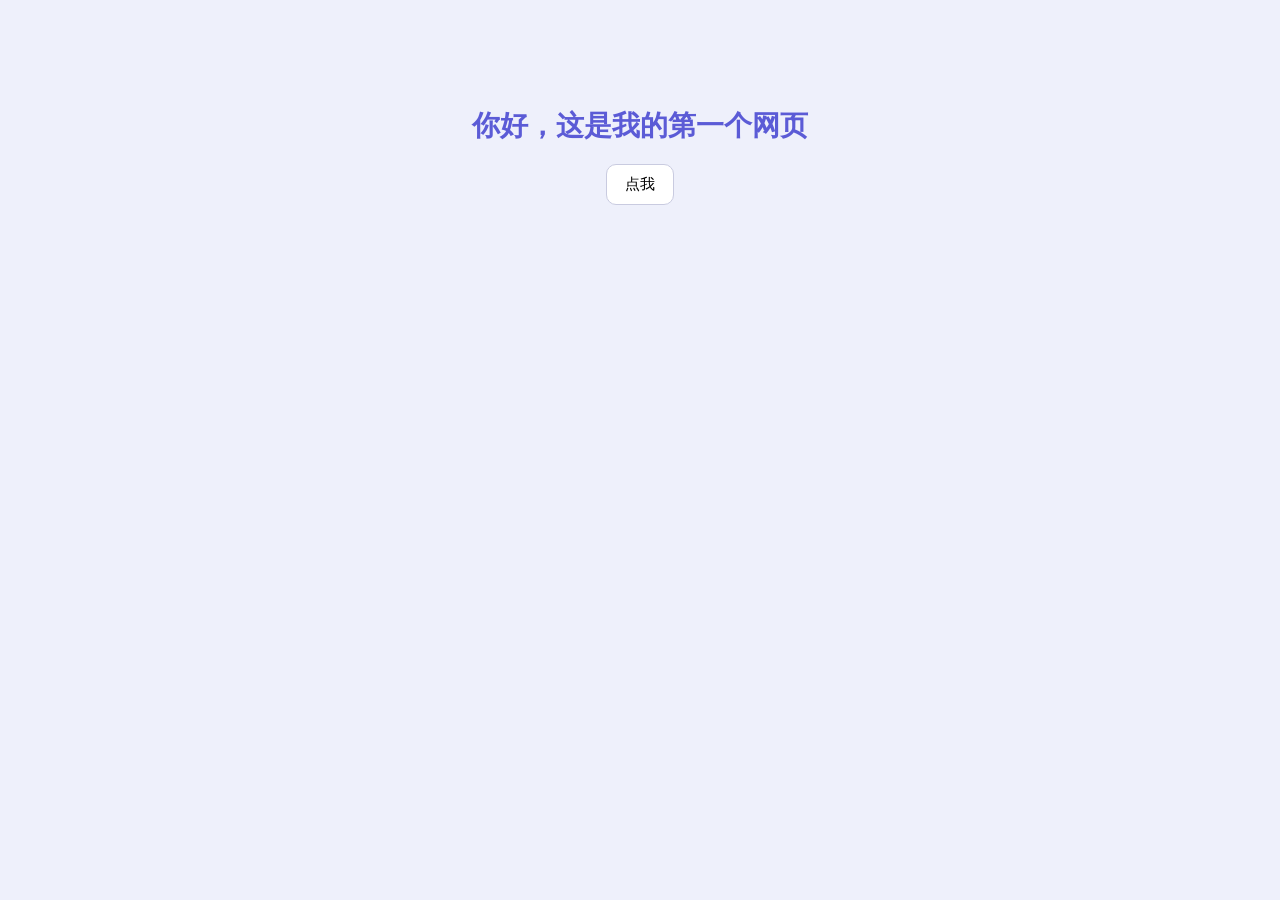
<file: lessons/01-hello.html>
<!DOCTYPE html>
<!-- 这是一个"最小网页"：整个网站只有这一个文件。
     它把 HTML / CSS / JS 三种东西塞在一起，方便你一眼看出分工。
     对比 axiom-starter/index.html：那边只是把三者拆成了三个文件而已。 -->
<html lang="zh-CN">
<head>
  <meta charset="UTF-8">
  <title>最小网页</title>

  <!-- ===== 2. CSS：决定"长什么样"（颜色、大小、位置） ===== -->
  <style>
    body { font-family: sans-serif; background: #eef0fb; text-align: center; padding-top: 80px; }
    h1   { color: #5b5bd6; font-size: 28px; }
    button {
      padding: 10px 18px; font-size: 15px; cursor: pointer;
      border: 1px solid #c9cbe0; border-radius: 10px; background: #fff;
    }
  </style>
</head>
<body>
  <!-- ===== 1. HTML：决定"有什么"（文字、按钮、输入框） ===== -->
  <h1 id="title">你好，这是我的第一个网页</h1>
  <button id="btn">点我</button>

  <!-- ===== 3. JS：决定"能做什么"（点击后发生什么） ===== -->
  <script>
    let count = 0;
    document.getElementById("btn").onclick = function () {
      count = count + 1;
      document.getElementById("title").textContent = "你点了 " + count + " 次";
    };
  </script>
</body>
</html>
</file>
<file: assets/style.css>
/* ============================================
   空教室查询 — 样式
   改配色只需要改 :root 里的几个变量
   ============================================ */
:root {
  --bg: #0f1226;
  --card: #ffffff;
  --ink: #14172b;
  --muted: #6b7280;
  --line: #e5e7ef;
  --brand: #4f46e5;
  --brand-2: #7c3aed;
  --ok: #15803d;
  --ok-soft: #ecfdf3;
  --radius: 16px;
  --shadow: 0 10px 30px rgba(15, 18, 38, 0.12);
  --font: "PingFang SC", "Microsoft YaHei", "Hiragino Sans GB", system-ui, -apple-system, sans-serif;
}

* { box-sizing: border-box; }

html, body { margin: 0; padding: 0; }

body {
  min-height: 100vh;
  font-family: var(--font);
  color: var(--ink);
  background:
    radial-gradient(1200px 600px at 10% -10%, #2b2f6b 0%, transparent 60%),
    radial-gradient(900px 500px at 100% 0%, #4c1d95 0%, transparent 55%),
    var(--bg);
  padding: 24px 16px 48px;
}

/* ---------- 顶栏 ---------- */
.topbar {
  max-width: 900px;
  margin: 0 auto 18px;
  display: flex;
  align-items: center;
  justify-content: space-between;
  gap: 16px;
  color: #fff;
}

.brand { display: flex; align-items: center; gap: 12px; }

.logo {
  width: 42px; height: 42px;
  display: grid; place-items: center;
  border-radius: 12px;
  font-weight: 800; font-size: 19px;
  background: linear-gradient(135deg, var(--brand), var(--brand-2));
  box-shadow: 0 8px 20px rgba(79, 70, 229, 0.45);
}

.brand h1 { margin: 0; font-size: 19px; letter-spacing: 0.2px; }
.brand .sub { margin: 2px 0 0; font-size: 12px; color: rgba(255,255,255,0.66); }

/* ---------- 通用 ---------- */
main { max-width: 900px; margin: 0 auto; display: grid; gap: 14px; }

.panel {
  background: var(--card);
  border-radius: var(--radius);
  box-shadow: var(--shadow);
  padding: 18px;
}

.panel h2 { margin: 0 0 6px; font-size: 16px; }

.hint { margin: 0 0 14px; font-size: 13px; line-height: 1.6; color: var(--muted); }

.panel-row {
  display: flex;
  align-items: center;
  justify-content: space-between;
  gap: 12px;
}

.panel-row.wrap { flex-wrap: wrap; justify-content: flex-start; }

.tip { font-size: 12px; color: var(--muted); }

/* ---------- 今天 / 明天 ---------- */
.seg {
  display: inline-flex;
  padding: 3px;
  border-radius: 11px;
  background: #f3f4fa;
  border: 1px solid var(--line);
}

.seg-btn {
  padding: 7px 16px;
  font-size: 13.5px;
  font-weight: 600;
  color: var(--muted);
  background: transparent;
  border: none;
  border-radius: 9px;
  cursor: pointer;
  font-family: inherit;
}

.seg-btn.is-on {
  color: #fff;
  background: linear-gradient(135deg, var(--brand), var(--brand-2));
  box-shadow: 0 3px 10px rgba(79, 70, 229, 0.3);
}

/* ---------- 节次 ---------- */
.periods {
  display: flex;
  gap: 8px;
  margin: 14px 0;
  overflow-x: auto;
  padding-bottom: 4px;
  scrollbar-width: none;
}

.periods::-webkit-scrollbar { display: none; }

.period {
  flex: none;
  padding: 9px 14px;
  font-size: 13px;
  font-family: inherit;
  color: var(--ink);
  background: #fff;
  border: 1px solid var(--line);
  border-radius: 11px;
  cursor: pointer;
  white-space: nowrap;
  transition: border-color 0.15s, background 0.15s, color 0.15s;
}

.period b { display: block; font-size: 13px; }
.period span { display: block; font-size: 11px; color: var(--muted); margin-top: 2px; }

.period:hover { border-color: #c7c9dd; }

.period.is-on {
  color: #fff;
  border-color: transparent;
  background: linear-gradient(135deg, var(--brand), var(--brand-2));
}

.period.is-on span { color: rgba(255,255,255,0.8); }

/* ---------- 楼栋筛选 ---------- */
.chips { display: flex; gap: 8px; flex-wrap: wrap; }

.chip {
  padding: 7px 13px;
  font-size: 13px;
  font-family: inherit;
  color: var(--ink);
  background: #fff;
  border: 1px solid var(--line);
  border-radius: 999px;
  cursor: pointer;
}

.chip:hover { border-color: #c7c9dd; }

.chip.is-on {
  color: var(--brand);
  background: #eef0ff;
  border-color: #c7c9f5;
  font-weight: 600;
}

.search {
  flex: 1;
  min-width: 160px;
  padding: 9px 13px;
  font-size: 14px;
  font-family: inherit;
  border: 1px solid var(--line);
  border-radius: 11px;
  outline: none;
}

.search:focus { border-color: var(--brand); box-shadow: 0 0 0 3px rgba(79,70,229,0.12); }

/* ---------- 统计条 ---------- */
.summary {
  display: flex;
  align-items: center;
  justify-content: space-between;
  gap: 12px;
  padding: 0 4px;
  font-size: 13px;
  color: rgba(255,255,255,0.75);
}

button.ghost {
  padding: 7px 13px;
  font-size: 13px;
  font-family: inherit;
  color: rgba(255,255,255,0.9);
  background: rgba(255,255,255,0.1);
  border: 1px solid rgba(255,255,255,0.18);
  border-radius: 10px;
  cursor: pointer;
}

button.ghost:hover { background: rgba(255,255,255,0.18); }

.summary button.ghost,
.modal button.ghost {
  color: var(--muted);
  background: #f4f5fa;
  border-color: var(--line);
}

.summary button.ghost.is-on {
  color: var(--brand);
  background: #eef0ff;
  border-color: #c7c9f5;
}

button.primary {
  padding: 10px 20px;
  font-size: 14px;
  font-weight: 600;
  font-family: inherit;
  color: #fff;
  border: none;
  border-radius: 11px;
  background: linear-gradient(135deg, var(--brand), var(--brand-2));
  cursor: pointer;
}

button.primary:disabled { opacity: 0.55; cursor: not-allowed; }

button.small { padding: 6px 12px; font-size: 12.5px; }

/* ---------- 教室卡片 ---------- */
.grid {
  display: grid;
  grid-template-columns: repeat(auto-fill, minmax(210px, 1fr));
  gap: 12px;
}

.room {
  position: relative;
  background: var(--card);
  border-radius: 14px;
  padding: 14px 16px 12px;
  box-shadow: var(--shadow);
  border: 1px solid transparent;
  animation: pop 0.18s ease-out;
  cursor: pointer;
}

@keyframes pop {
  from { opacity: 0; transform: translateY(-4px); }
  to { opacity: 1; transform: none; }
}

.room:hover { border-color: #c7c9f5; transform: translateY(-2px); }
.room.is-fav { border-color: #f5c76b; }

.room-id {
  font-size: 18px;
  font-weight: 800;
  letter-spacing: 0.3px;
  padding-right: 26px;
}

.room-meta {
  margin-top: 3px;
  font-size: 12px;
  color: var(--muted);
}

.star {
  position: absolute;
  top: 10px;
  right: 10px;
  width: 28px; height: 28px;
  display: grid; place-items: center;
  font-size: 15px;
  color: #c7c9dd;
  background: transparent;
  border: none;
  border-radius: 8px;
  cursor: pointer;
}

.star:hover { background: #fdf3dd; color: #d97706; }
.room.is-fav .star { color: #f59e0b; }

.tags {
  display: flex;
  flex-wrap: wrap;
  gap: 6px;
  margin-top: 10px;
}

.tag {
  font-size: 11.5px;
  padding: 3px 8px;
  border-radius: 6px;
  color: #4b5563;
  background: #f3f4fa;
}

.tag.seats { color: var(--brand); background: #eef0ff; font-weight: 600; }
.tag.open24 { color: #b45309; background: #fef3c7; font-weight: 600; }

.chip-24.is-on { color: #b45309; background: #fef3c7; border-color: #fde68a; }

.room-foot {
  margin-top: 10px;
  padding-top: 10px;
  border-top: 1px dashed var(--line);
  font-size: 12px;
  color: var(--ok);
  font-weight: 600;
}

.empty {
  grid-column: 1 / -1;
  padding: 36px 20px;
  text-align: center;
  font-size: 14px;
  line-height: 1.8;
  color: rgba(255,255,255,0.65);
  background: rgba(255,255,255,0.06);
  border: 1px dashed rgba(255,255,255,0.18);
  border-radius: 14px;
}

/* ---------- AI ---------- */
.ai-row { display: flex; gap: 10px; }

.ai-row input {
  flex: 1;
  min-width: 0;
  padding: 10px 13px;
  font-size: 14px;
  font-family: inherit;
  border: 1px solid var(--line);
  border-radius: 11px;
  outline: none;
}

.ai-row input:focus { border-color: var(--brand); box-shadow: 0 0 0 3px rgba(79,70,229,0.12); }

.ai-out {
  margin-top: 14px;
  padding: 14px;
  font-size: 14px;
  line-height: 1.75;
  white-space: pre-wrap;
  border-left: 3px solid var(--brand);
  border-radius: 10px;
  background: #f7f7fd;
}

.ai-out.error { border-left-color: #dc2626; background: #fef2f2; color: #991b1b; }

/* ---------- 页脚 ---------- */
.foot {
  max-width: 900px;
  margin: 16px auto 0;
  font-size: 12px;
  text-align: center;
  color: rgba(255,255,255,0.45);
}

/* ---------- 弹层 ---------- */
.modal {
  position: fixed;
  inset: 0;
  z-index: 50;
  display: grid;
  place-items: center;
  padding: 20px;
  background: rgba(10, 12, 28, 0.62);
  backdrop-filter: blur(3px);
}

/* 关键：.modal 的 display:grid 会盖掉 hidden 属性自带的 display:none */
.modal[hidden] { display: none; }

.modal-box {
  width: 100%;
  max-width: 440px;
  padding: 24px;
  border-radius: 18px;
  background: #fff;
  box-shadow: 0 24px 60px rgba(0, 0, 0, 0.3);
}

.modal-box h3 { margin: 0 0 8px; font-size: 17px; }

.field { display: block; margin-bottom: 14px; }
.field span { display: block; margin-bottom: 6px; font-size: 13px; color: var(--muted); }

.field input {
  width: 100%;
  padding: 11px 13px;
  font-size: 14px;
  font-family: inherit;
  border: 1px solid var(--line);
  border-radius: 10px;
  outline: none;
}

.field input:focus { border-color: var(--brand); box-shadow: 0 0 0 3px rgba(79,70,229,0.12); }

.modal-actions { display: flex; justify-content: flex-end; gap: 10px; margin-top: 20px; }

/* ---------- 教室详情 ---------- */
.detail-box { max-width: 520px; max-height: 88vh; overflow-y: auto; }

.detail-head {
  display: flex;
  align-items: center;
  justify-content: space-between;
  gap: 12px;
  margin-bottom: 6px;
}

.detail-head h3 { margin: 0; font-size: 19px; letter-spacing: 0.3px; }

.detail-meta { font-size: 13px; color: var(--muted); margin-bottom: 10px; }

.detail-sub {
  margin: 18px 0 8px;
  font-size: 12.5px;
  font-weight: 600;
  color: var(--muted);
}

.timeline {
  display: grid;
  grid-template-columns: repeat(5, 1fr);
  gap: 6px;
}

.slot {
  padding: 8px 5px;
  text-align: center;
  border: 1px solid var(--line);
  border-radius: 10px;
  background: #f7f8fc;
}

.slot b { display: block; font-size: 13px; }
.slot span { display: block; font-size: 10.5px; color: var(--muted); margin-top: 1px; }
.slot em { display: block; font-style: normal; font-size: 11px; font-weight: 600; margin-top: 4px; }

.slot.free { background: #ecfdf3; border-color: #bbf7d0; }
.slot.free em { color: var(--ok); }

.slot.busy em { color: #9aa0ae; }

.detail-foot {
  display: flex;
  align-items: center;
  justify-content: space-between;
  gap: 12px;
  margin-top: 18px;
}

.detail-hint { font-size: 11.5px; color: var(--muted); }

.ver { display: block; margin-top: 4px; font-size: 11px; opacity: 0.65; }

/* 键盘操作时卡片要有可见焦点 */
.room:focus-visible {
  outline: 2px solid var(--brand);
  outline-offset: 2px;
}

/* ---------- 稳健性 ---------- */
/* 长教室名不撑破卡片 */
.room-id, .room-meta, .tag, .room-foot, .empty { overflow-wrap: anywhere; }

/* 占位提示高度固定，切换时不跳 */
.tip { min-height: 1.2em; }

/* 关掉动效：晕动症友好，也方便低配设备 */
@media (prefers-reduced-motion: reduce) {
  *,
  *::before,
  *::after {
    animation: none !important;
    transition: none !important;
  }
}

/* ---------- 手机 ---------- */
@media (max-width: 600px) {
  body { padding: 16px 12px 36px; }
  .panel { padding: 15px; }
  .brand .sub { display: none; }
  .grid { grid-template-columns: 1fr 1fr; }
  .room { padding: 12px 12px 10px; }
  .room-id { font-size: 16px; }
  .ai-row { flex-direction: column; }
  .ai-row button { width: 100%; }
}

@media (max-width: 380px) {
  .grid { grid-template-columns: 1fr; }
}
</file>
